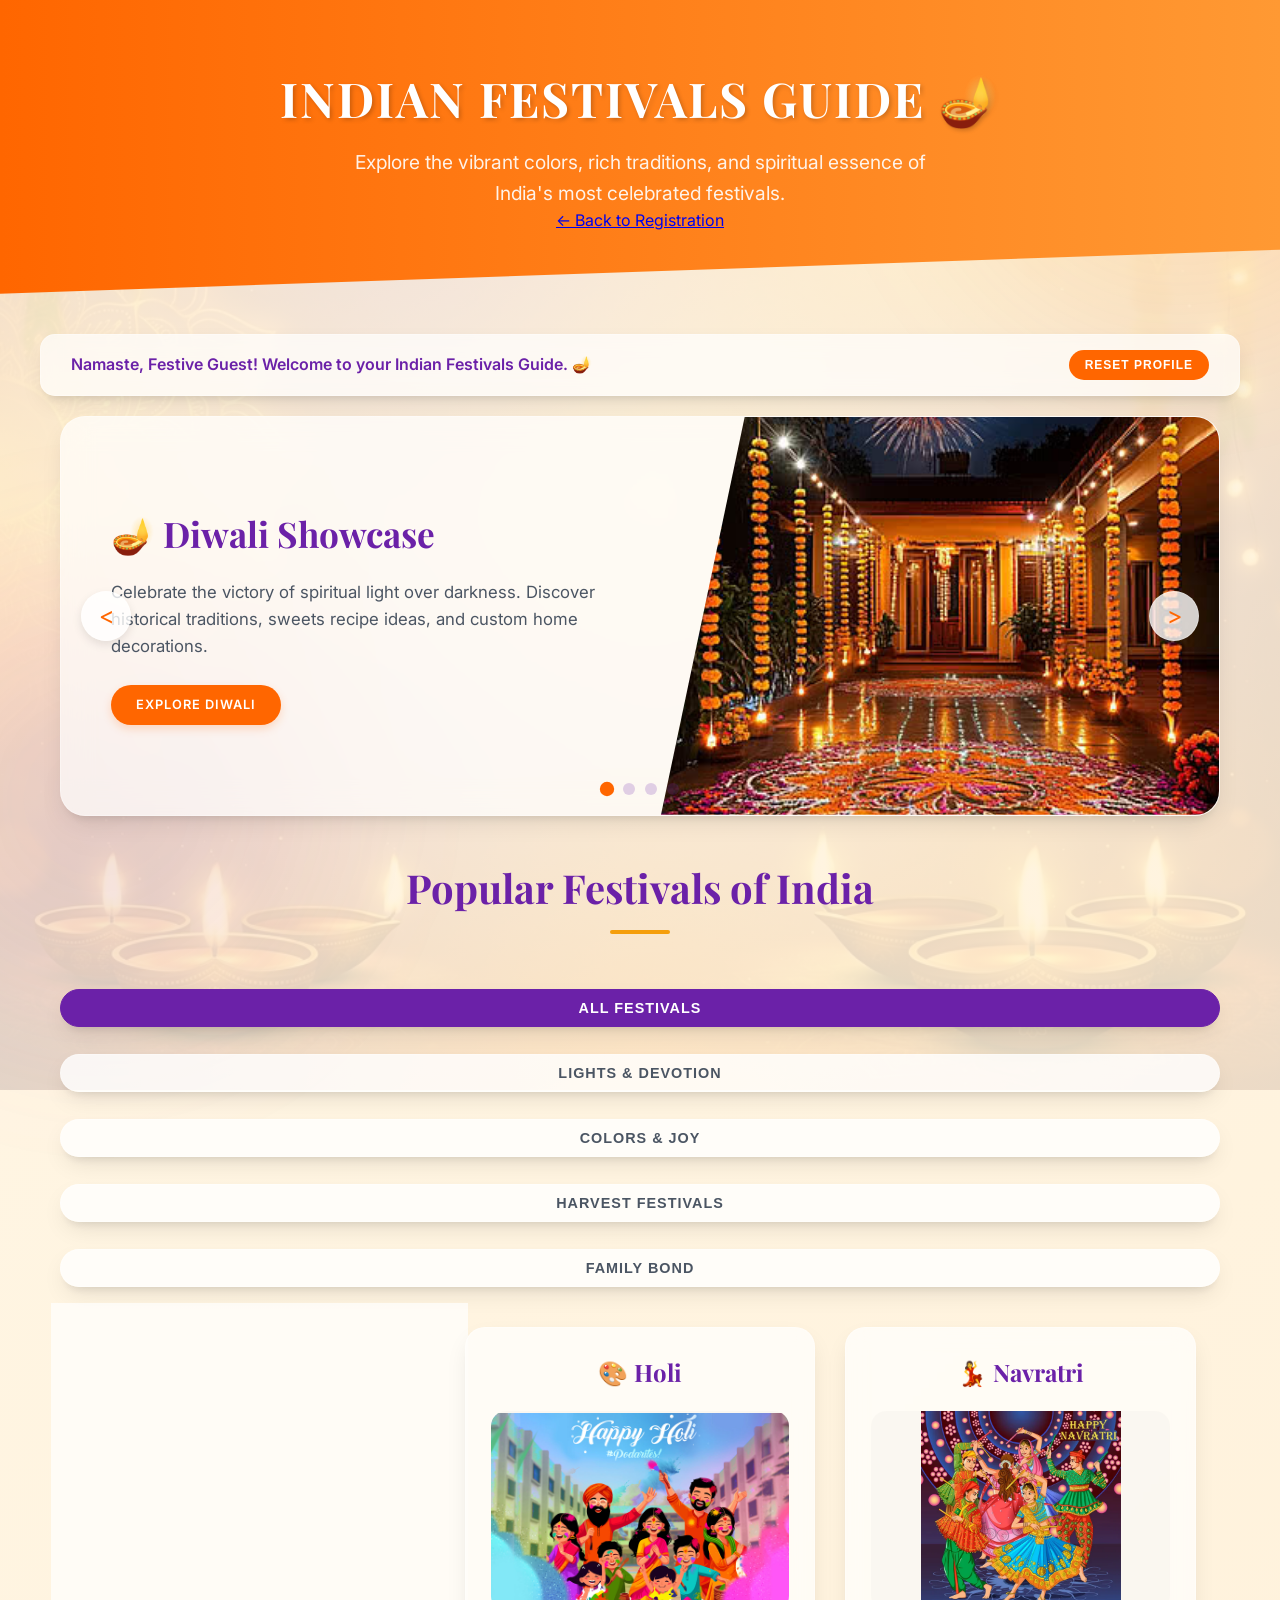
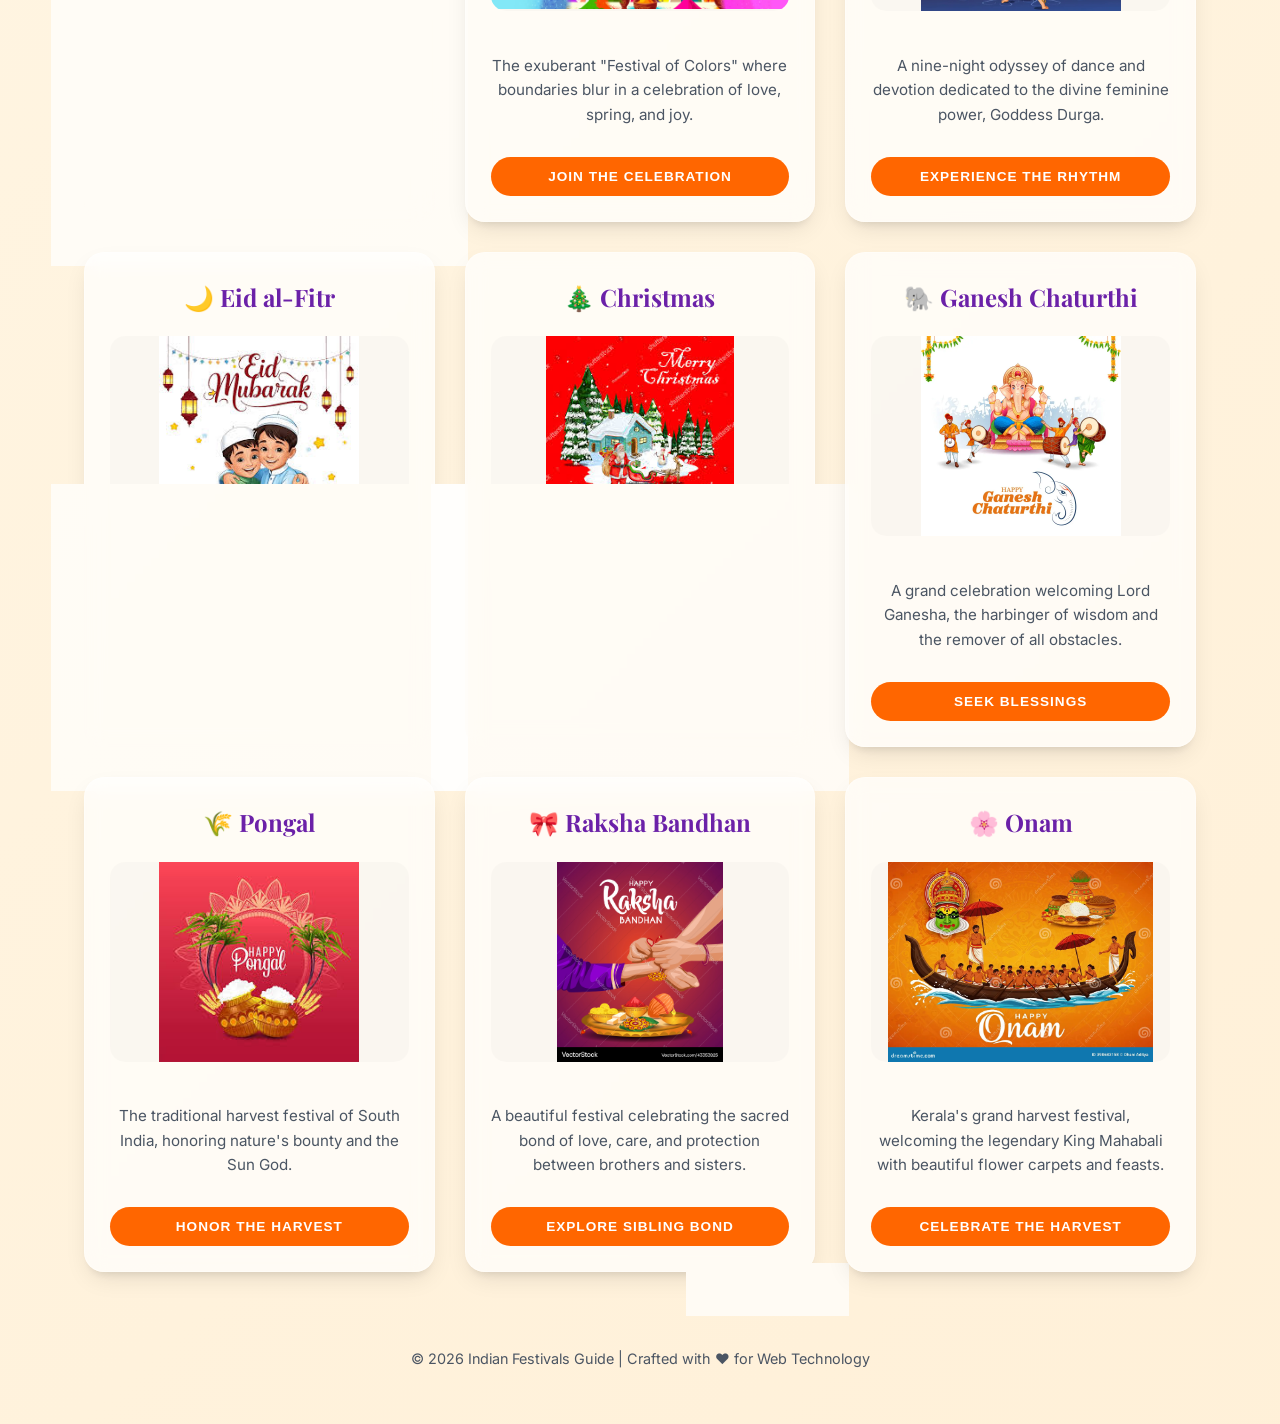
<file: src/main/webapp/INDEX.HTML>
<!DOCTYPE html>
<html lang="en">

<head>
    <meta charset="UTF-8">
    <meta name="viewport" content="width=device-width, initial-scale=1.0">
    <title>Indian Festivals Guide | Experience the Magic</title>
    <link rel="stylesheet" href="style.css">
</head>

<body>

    <header>
        <h1>Indian Festivals Guide 🪔</h1>
        <p>Explore the vibrant colors, rich traditions, and spiritual essence of India's most celebrated festivals.</p>
        <a href="registration.html" class="header-link">← Back to Registration</a>
    </header>

    <main>
        <div id="welcome-banner" class="welcome-banner">
            <span id="welcome-text">Namaste, Guest!</span>
            <button id="reset-profile-btn" class="btn">Reset Profile</button>
        </div>

        <section id="festival-slider-section" class="slider-section">
            <div class="slider-container">
                <div class="slider-wrapper">
                    <div class="slide active" data-slide-index="0">
                        <div class="slide-content">
                            <h2>🪔 Diwali Showcase</h2>
                            <p>Celebrate the victory of spiritual light over darkness. Discover historical traditions,
                                sweets recipe ideas, and custom home decorations.</p>
                            <a href="diwali.html" class="btn">Explore Diwali</a>
                        </div>
                        <div class="slide-image-container">
                            <img src="diwali.jpg" alt="Diwali Lights" class="slide-img">
                        </div>
                    </div>
                    <div class="slide" data-slide-index="1">
                        <div class="slide-content">
                            <h2>🎨 Holi Showcase</h2>
                            <p>Dive into the vibrant celebration of love and colors marking the arrival of spring. Learn
                                about traditions and local events.</p>
                            <a href="holi.html" class="btn">Explore Holi</a>
                        </div>
                        <div class="slide-image-container">
                            <img src="Holi.jpg" alt="Holi Colors" class="slide-img">
                        </div>
                    </div>
                    <div class="slide" data-slide-index="2">
                        <div class="slide-content">
                            <h2>💃 Navratri Showcase</h2>
                            <p>Immerse yourself in nine nights of high-energy Garba dancing, devotion, and prayers
                                dedicated to Goddess Durga.</p>
                            <a href="navratri.html" class="btn">Explore Navratri</a>
                        </div>
                        <div class="slide-image-container">
                            <img src="navaratri.jpg" alt="Navratri Garba" class="slide-img">
                        </div>
                    </div>
                    <div class="slide" data-slide-index="3">
                        <div class="slide-content">
                            <h2>🌸 Onam Showcase</h2>
                            <p>Experience Kerala's grand harvest festival featuring floral carpets, snake-boat races,
                                and the grand Sadhya feast.</p>
                            <a href="onam.html" class="btn">Explore Onam</a>
                        </div>
                        <div class="slide-image-container">
                            <img src="onam.webp" alt="Onam Pokalam" class="slide-img">
                        </div>
                    </div>
                </div>
                <div class="slider-arrow prev" id="slider-prev">&lt;</div>
                <div class="slider-arrow next" id="slider-next">&gt;</div>
                <div class="slider-dots" id="slider-dots">
                    <span class="slider-dot active" data-dot-index="0"></span>
                    <span class="slider-dot" data-dot-index="1"></span>
                    <span class="slider-dot" data-dot-index="2"></span>
                    <span class="slider-dot" data-dot-index="3"></span>
                </div>
            </div>
        </section>

        <h2 class="main-title">Popular Festivals of India</h2>

        <section class="filter-section">
            <div class="filter-tabs">
                <button class="filter-tab active" data-filter="all">All Festivals</button>
                <button class="filter-tab" data-filter="light">Lights & Devotion</button>
                <button class="filter-tab" data-filter="color">Colors & Joy</button>
                <button class="filter-tab" data-filter="harvest">Harvest Festivals</button>
                <button class="filter-tab" data-filter="family">Family Bond</button>
            </div>
        </section>

        <div class="container" id="festivals-container">

            <article class="card" data-category="light">
                <div>
                    <h2>🪔 Diwali</h2>
                    <img src="diwali.jpg" alt="Diwali Decorations">
                    <p>
                        The "Festival of Lights" celebrating the victory of light over darkness and knowledge over
                        ignorance.
                    </p>
                </div>
                <a href="diwali.html">
                    <button>Discover the Magic</button>
                </a>
            </article>

            <article class="card" data-category="color">
                <div>
                    <h2>🎨 Holi</h2>
                    <img src="Holi.jpg" alt="People playing with colors">
                    <p>
                        The exuberant "Festival of Colors" where boundaries blur in a celebration of love, spring, and
                        joy.
                    </p>
                </div>
                <a href="holi.html">
                    <button>Join the Celebration</button>
                </a>
            </article>
            <article class="card" data-category="light">
                <div>
                    <h2>💃 Navratri</h2>
                    <img src="navaratri.jpg" alt="Garba Dance">
                    <p>
                        A nine-night odyssey of dance and devotion dedicated to the divine feminine power, Goddess
                        Durga.
                    </p>
                </div>
                <a href="navratri.html">
                    <button>Experience the Rhythm</button>
                </a>
            </article>
            <article class="card" data-category="light">
                <div>
                    <h2>🌙 Eid al-Fitr</h2>
                    <img src="eid.jfif" alt="Eid Prayers">
                    <p>
                        A beautiful conclusion to Ramadan, marked by prayers, heartfelt charity, and joyous community
                        feasts.
                    </p>
                </div>
                <a href="eid.html">
                    <button>Celebrate Together</button>
                </a>
            </article>
            <article class="card" data-category="light">
                <div>
                    <h2>🎄 Christmas</h2>
                    <img src="christmas.jfif" alt="Christmas Tree">
                    <p>
                        The universal season of joy, celebrating the birth of Jesus with carols, gifts, and glowing
                        lights.
                    </p>
                </div>
                <a href="christmas.html">
                    <button>Spread the Cheer</button>
                </a>
            </article>
            <article class="card" data-category="light">
                <div>
                    <h2>🐘 Ganesh Chaturthi</h2>
                    <img src="ganesh.webp" alt="Lord Ganesha Statue">
                    <p>
                        A grand celebration welcoming Lord Ganesha, the harbinger of wisdom and the remover of all
                        obstacles.
                    </p>
                </div>
                <a href="ganesh.html">
                    <button>Seek Blessings</button>
                </a>
            </article>
            <article class="card" data-category="harvest">
                <div>
                    <h2>🌾 Pongal</h2>
                    <img src="pongal.jfif" alt="Pongal Harvest Celebration">
                    <p>
                        The traditional harvest festival of South India, honoring nature's bounty and the Sun God.
                    </p>
                </div>
                <a href="pongal.html">
                    <button>Honor the Harvest</button>
                </a>
            </article>

            <article class="card" data-category="family">
                <div>
                    <h2>🎀 Raksha Bandhan</h2>
                    <img src="raksha bandhan.avif" alt="Raksha Bandhan Celebration">
                    <p>
                        A beautiful festival celebrating the sacred bond of love, care, and protection between brothers
                        and sisters.
                    </p>
                </div>
                <a href="rakshabandhan.html">
                    <button>Explore Sibling Bond</button>
                </a>
            </article>
            <article class="card" data-category="harvest">
                <div>
                    <h2>🌸 Onam</h2>
                    <img src="onam.webp" alt="Onam Floral Decoration">
                    <p>
                        Kerala's grand harvest festival, welcoming the legendary King Mahabali with beautiful flower
                        carpets and feasts.
                    </p>
                </div>
                <a href="onam.html">
                    <button>Celebrate the Harvest</button>
                </a>
            </article>

        </div>

    </main>

    <footer>
        <p>© 2026 Indian Festivals Guide | Crafted with ❤️ for Web Technology</p>
    </footer>

    <script src="script.js" defer></script>
</body>

</html>
</file>
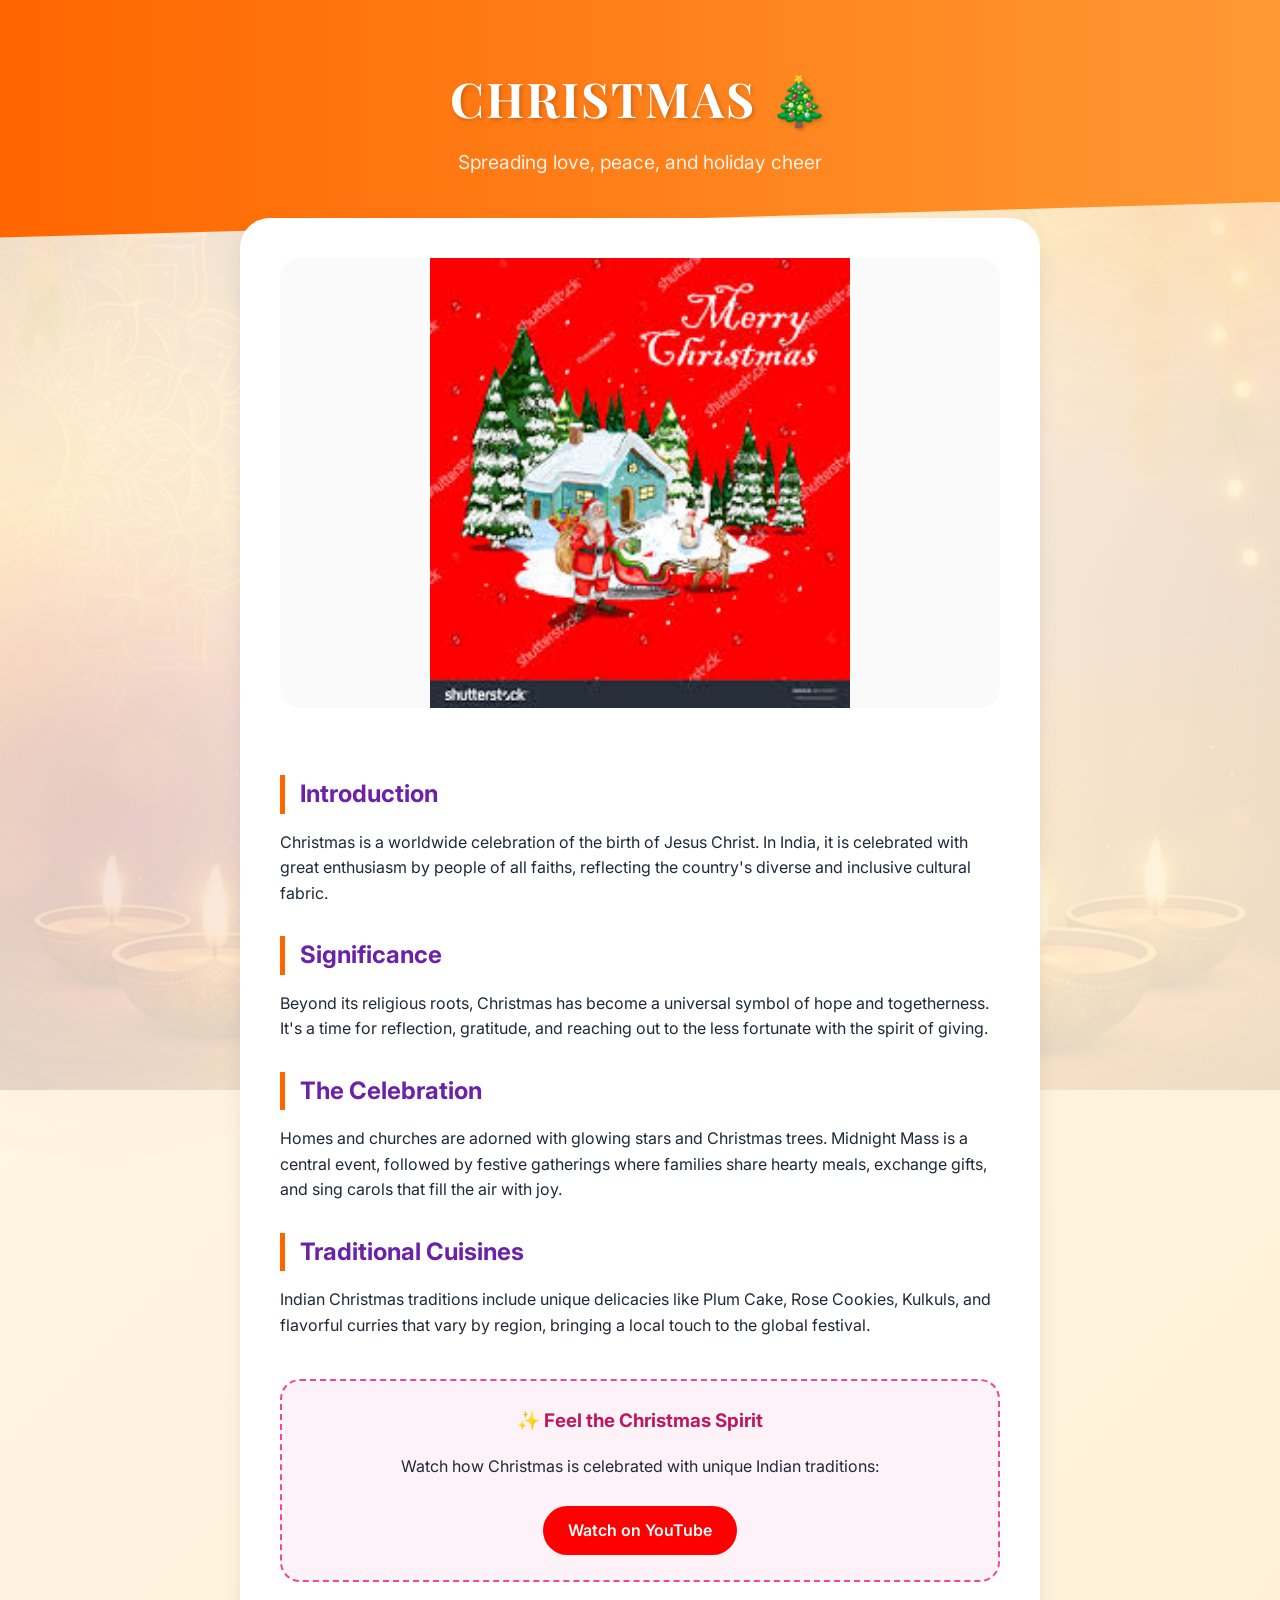
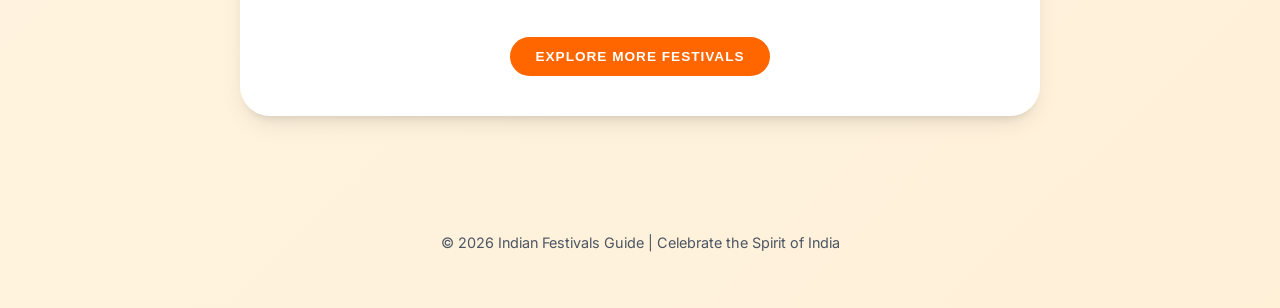
<file: src/main/webapp/christmas.html>
<!DOCTYPE html>
<html lang="en">
<head>
    <meta charset="UTF-8">
    <meta name="viewport" content="width=device-width, initial-scale=1.0">
    <title>Christmas | Season of Joy</title>
    <link rel="stylesheet" href="style.css">
</head>
<body>

<header>
    <h1>CHRISTMAS 🎄</h1>
    <p>Spreading love, peace, and holiday cheer</p>
</header>

<main class="festival-content">
    <img src="christmas.jfif" alt="Christmas Decorations" class="festival-hero-img">

    <section>
        <h2 class="section-title">Introduction</h2>
        <p>Christmas is a worldwide celebration of the birth of Jesus Christ. In India, it is celebrated with great enthusiasm by people of all faiths, reflecting the country's diverse and inclusive cultural fabric.</p>

        <h2 class="section-title">Significance</h2>
        <p>Beyond its religious roots, Christmas has become a universal symbol of hope and togetherness. It's a time for reflection, gratitude, and reaching out to the less fortunate with the spirit of giving.</p>

        <h2 class="section-title">The Celebration</h2>
        <p>Homes and churches are adorned with glowing stars and Christmas trees. Midnight Mass is a central event, followed by festive gatherings where families share hearty meals, exchange gifts, and sing carols that fill the air with joy.</p>

        <h2 class="section-title">Traditional Cuisines</h2>
        <p>Indian Christmas traditions include unique delicacies like Plum Cake, Rose Cookies, Kulkuls, and flavorful curries that vary by region, bringing a local touch to the global festival.</p>
    </section>

    <div class="video-section">
        <h3>✨ Feel the Christmas Spirit</h3>
        <p>Watch how Christmas is celebrated with unique Indian traditions:</p>
        <a href="https://www.youtube.com/watch?v=K3HwR4l0KSc" target="_blank" class="yt-link">
             Watch on YouTube
        </a>
    </div>

    <div style="text-align: center; margin-top: 40px;">
        <a href="INDEX.HTML"><button style="width: auto;">Explore More Festivals</button></a>
    </div>
</main>

<footer>
    <p>© 2026 Indian Festivals Guide | Celebrate the Spirit of India</p>
</footer>

</body>
</html>
</file>
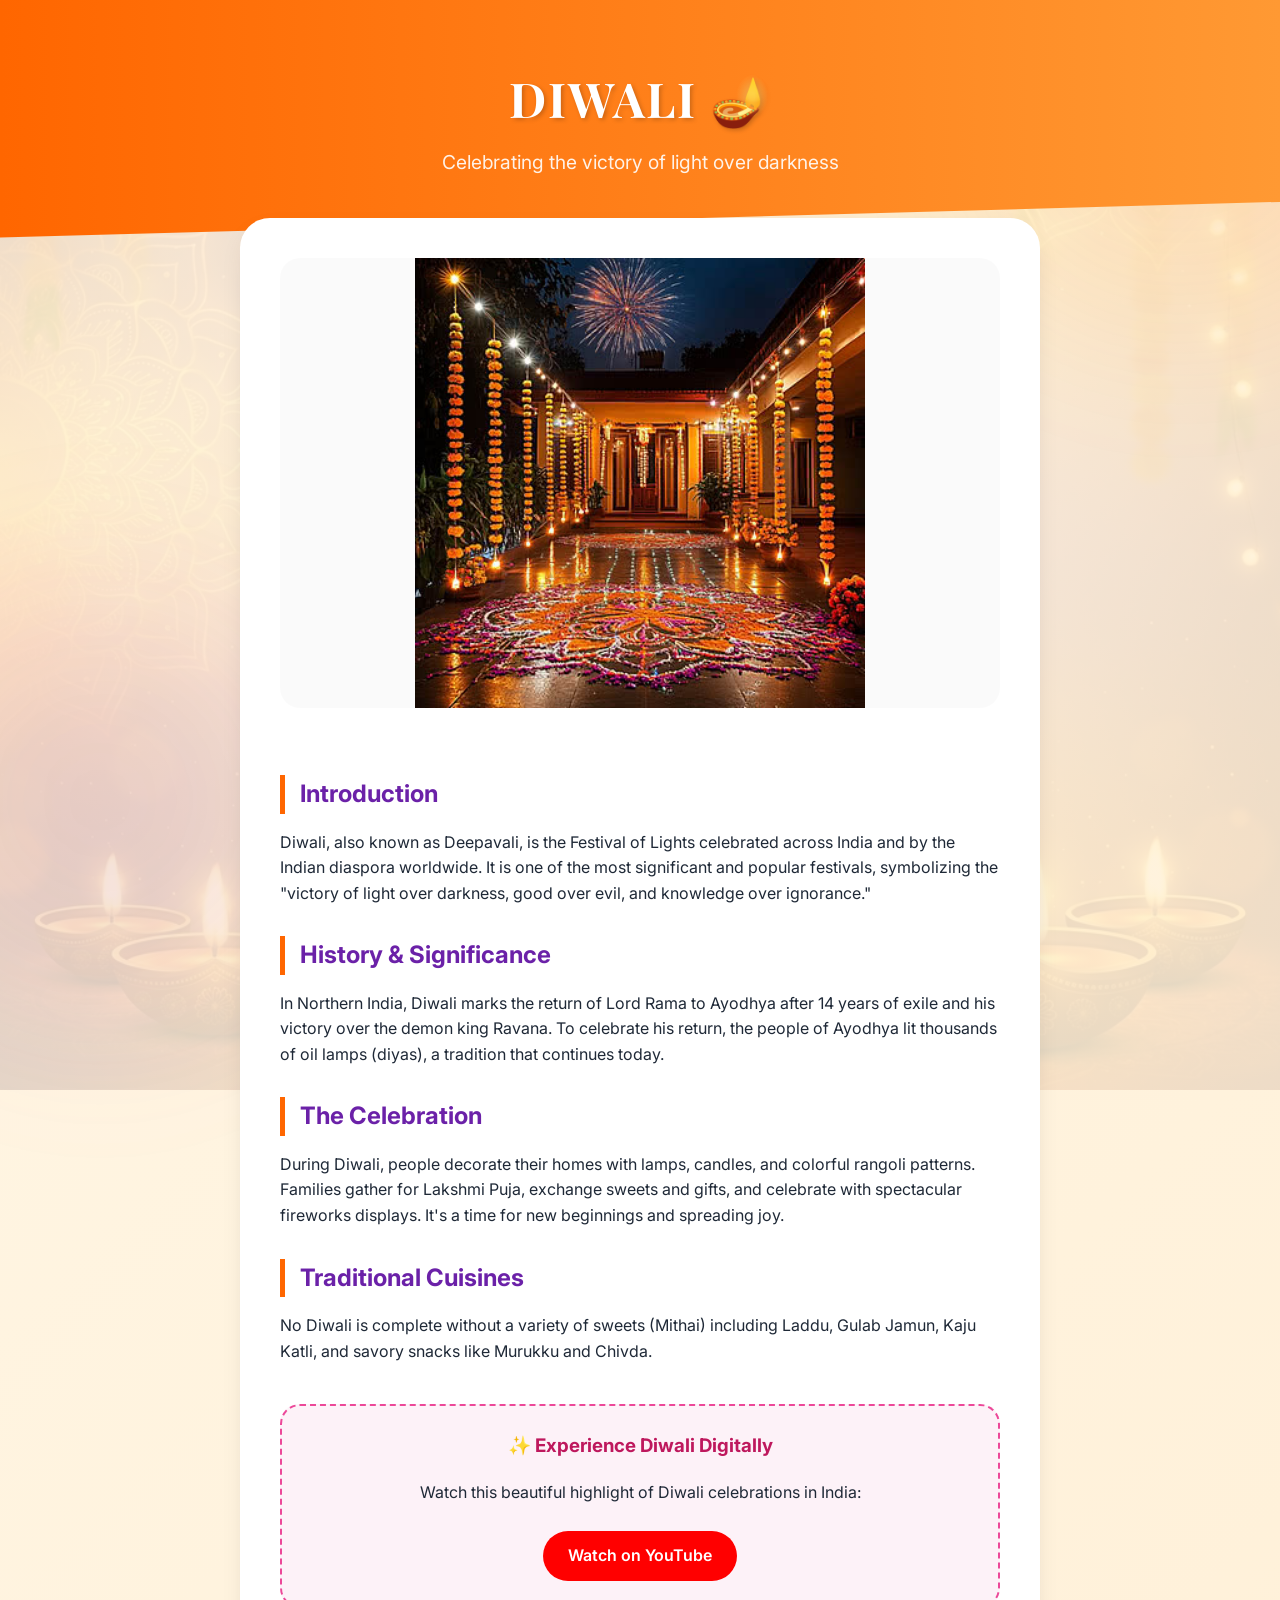
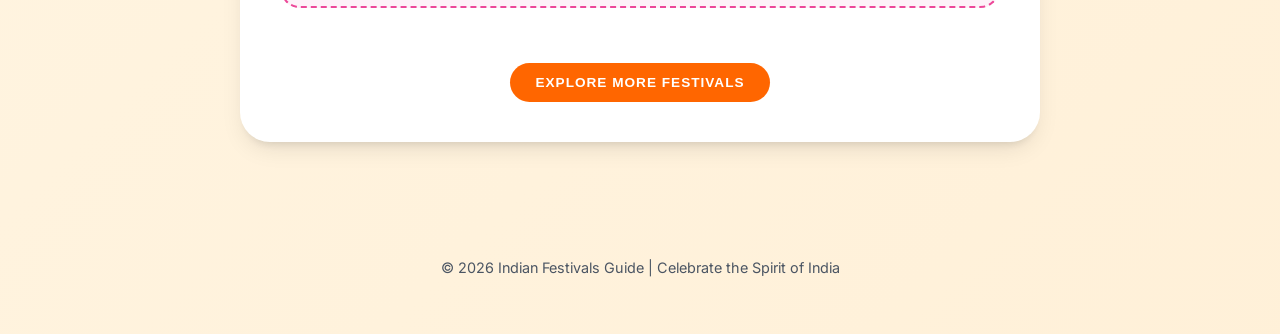
<file: src/main/webapp/diwali.html>
<!DOCTYPE html>
<html lang="en">
<head>
    <meta charset="UTF-8">
    <meta name="viewport" content="width=device-width, initial-scale=1.0">
    <title>Diwali | Festival of Lights</title>
    <link rel="stylesheet" href="style.css">
</head>
<body>

<header>
    <h1>DIWALI 🪔</h1>
    <p>Celebrating the victory of light over darkness</p>
</header>

<main class="festival-content">
    <img src="diwali.jpg" alt="Diwali Lights" class="festival-hero-img">

    <section>
        <h2 class="section-title">Introduction</h2>
        <p>Diwali, also known as Deepavali, is the Festival of Lights celebrated across India and by the Indian diaspora worldwide. It is one of the most significant and popular festivals, symbolizing the "victory of light over darkness, good over evil, and knowledge over ignorance."</p>

        <h2 class="section-title">History & Significance</h2>
        <p>In Northern India, Diwali marks the return of Lord Rama to Ayodhya after 14 years of exile and his victory over the demon king Ravana. To celebrate his return, the people of Ayodhya lit thousands of oil lamps (diyas), a tradition that continues today.</p>

        <h2 class="section-title">The Celebration</h2>
        <p>During Diwali, people decorate their homes with lamps, candles, and colorful rangoli patterns. Families gather for Lakshmi Puja, exchange sweets and gifts, and celebrate with spectacular fireworks displays. It's a time for new beginnings and spreading joy.</p>

        <h2 class="section-title">Traditional Cuisines</h2>
        <p>No Diwali is complete without a variety of sweets (Mithai) including Laddu, Gulab Jamun, Kaju Katli, and savory snacks like Murukku and Chivda.</p>
    </section>

    <div class="video-section">
        <h3>✨ Experience Diwali Digitally</h3>
        <p>Watch this beautiful highlight of Diwali celebrations in India:</p>
        <a href="https://www.youtube.com/watch?v=HrrW3rO51ak" target="_blank" class="yt-link">
             Watch on YouTube
        </a>
    </div>

    <div style="text-align: center; margin-top: 40px;">
        <a href="INDEX.HTML"><button style="width: auto;">Explore More Festivals</button></a>
    </div>
</main>

<footer>
    <p>© 2026 Indian Festivals Guide | Celebrate the Spirit of India</p>
</footer>

</body>
</html>
</file>
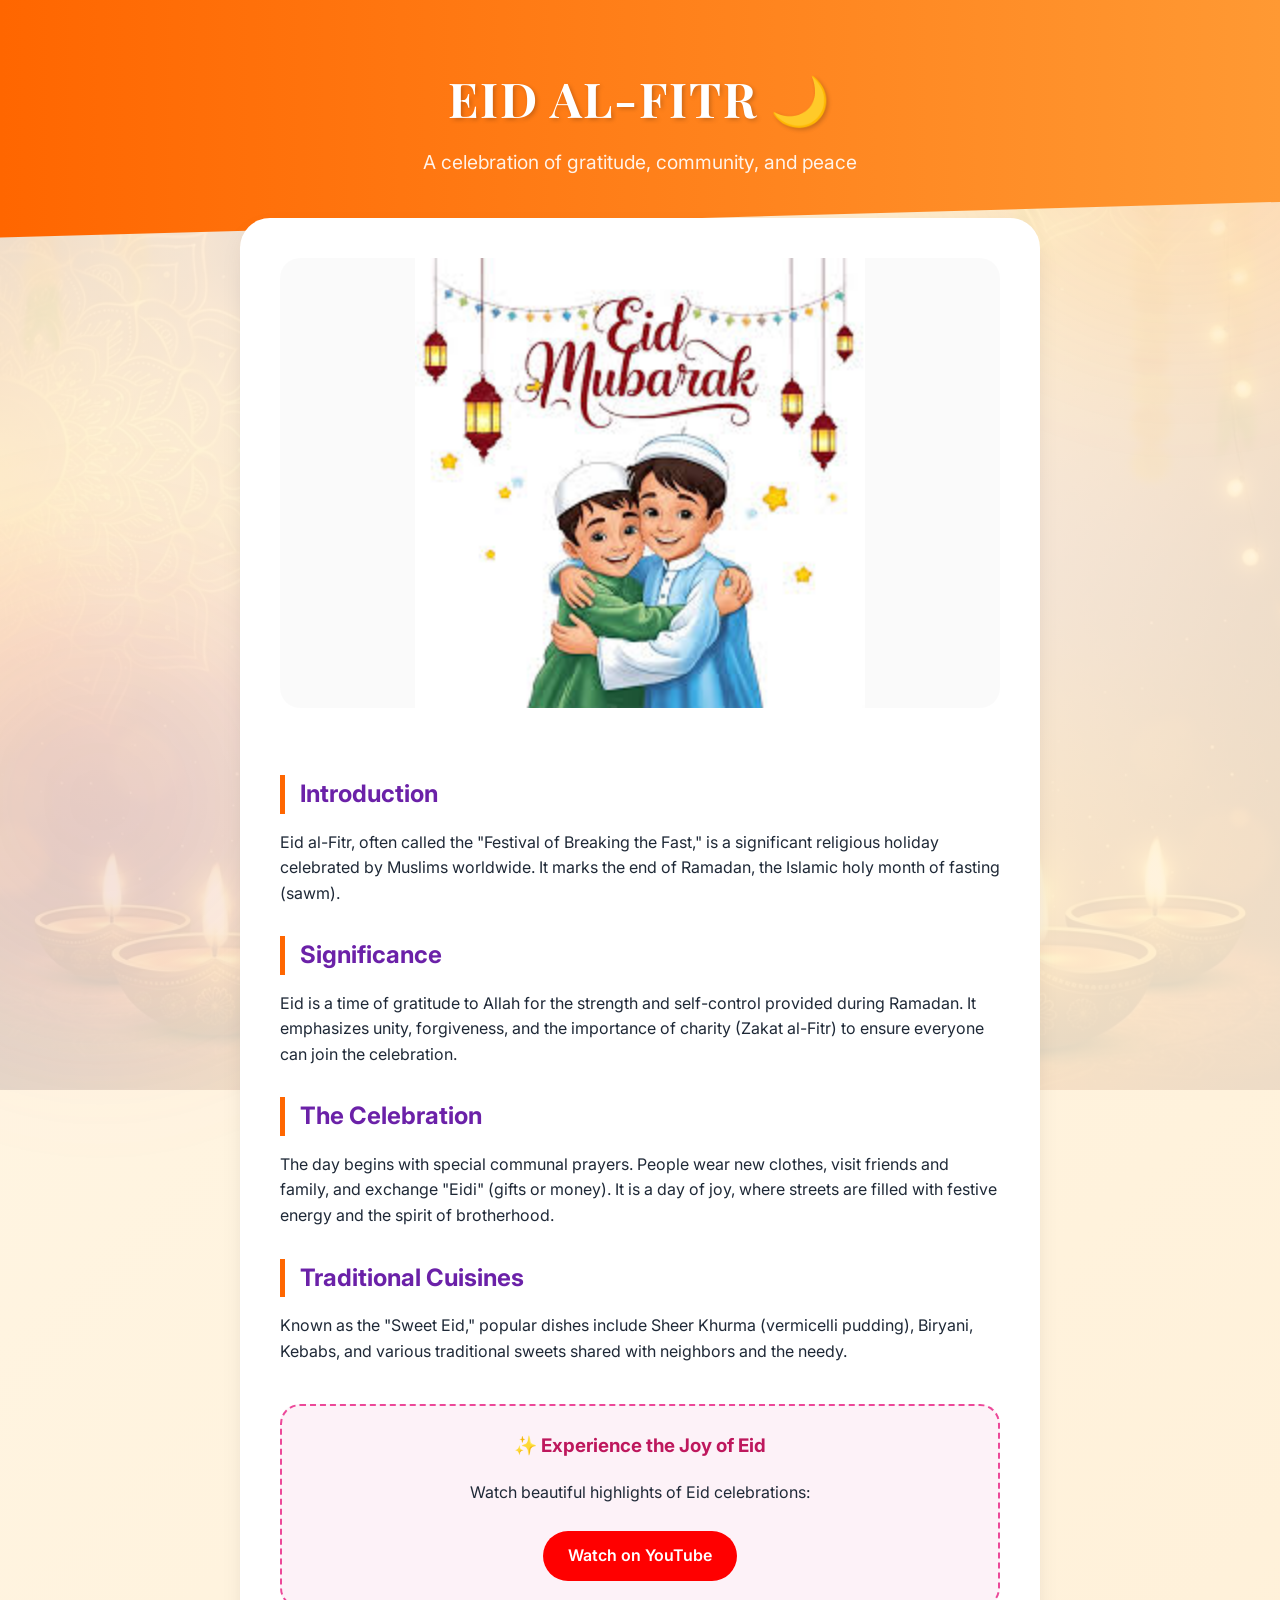
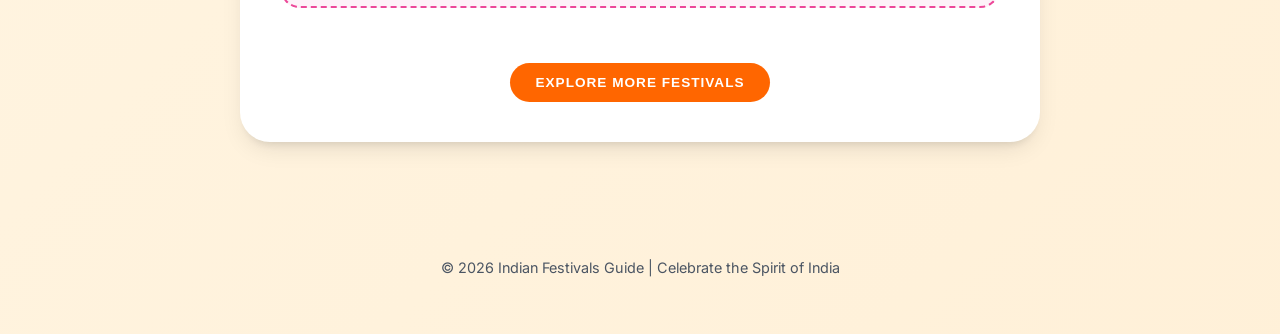
<file: src/main/webapp/eid.html>
<!DOCTYPE html>
<html lang="en">
<head>
    <meta charset="UTF-8">
    <meta name="viewport" content="width=device-width, initial-scale=1.0">
    <title>Eid al-Fitr | Festival of Breaking the Fast</title>
    <link rel="stylesheet" href="style.css">
</head>
<body>

<header>
    <h1>EID AL-FITR 🌙</h1>
    <p>A celebration of gratitude, community, and peace</p>
</header>

<main class="festival-content">
    <img src="eid.jfif" alt="Eid Celebrations" class="festival-hero-img">

    <section>
        <h2 class="section-title">Introduction</h2>
        <p>Eid al-Fitr, often called the "Festival of Breaking the Fast," is a significant religious holiday celebrated by Muslims worldwide. It marks the end of Ramadan, the Islamic holy month of fasting (sawm).</p>

        <h2 class="section-title">Significance</h2>
        <p>Eid is a time of gratitude to Allah for the strength and self-control provided during Ramadan. It emphasizes unity, forgiveness, and the importance of charity (Zakat al-Fitr) to ensure everyone can join the celebration.</p>

        <h2 class="section-title">The Celebration</h2>
        <p>The day begins with special communal prayers. People wear new clothes, visit friends and family, and exchange "Eidi" (gifts or money). It is a day of joy, where streets are filled with festive energy and the spirit of brotherhood.</p>

        <h2 class="section-title">Traditional Cuisines</h2>
        <p>Known as the "Sweet Eid," popular dishes include Sheer Khurma (vermicelli pudding), Biryani, Kebabs, and various traditional sweets shared with neighbors and the needy.</p>
    </section>

    <div class="video-section">
        <h3>✨ Experience the Joy of Eid</h3>
        <p>Watch beautiful highlights of Eid celebrations:</p>
        <a href="https://www.youtube.com/watch?v=aG0K90Jm-Uo" target="_blank" class="yt-link">
             Watch on YouTube
        </a>
    </div>

    <div style="text-align: center; margin-top: 40px;">
        <a href="INDEX.HTML"><button style="width: auto;">Explore More Festivals</button></a>
    </div>
</main>

<footer>
    <p>© 2026 Indian Festivals Guide | Celebrate the Spirit of India</p>
</footer>

</body>
</html>
</file>
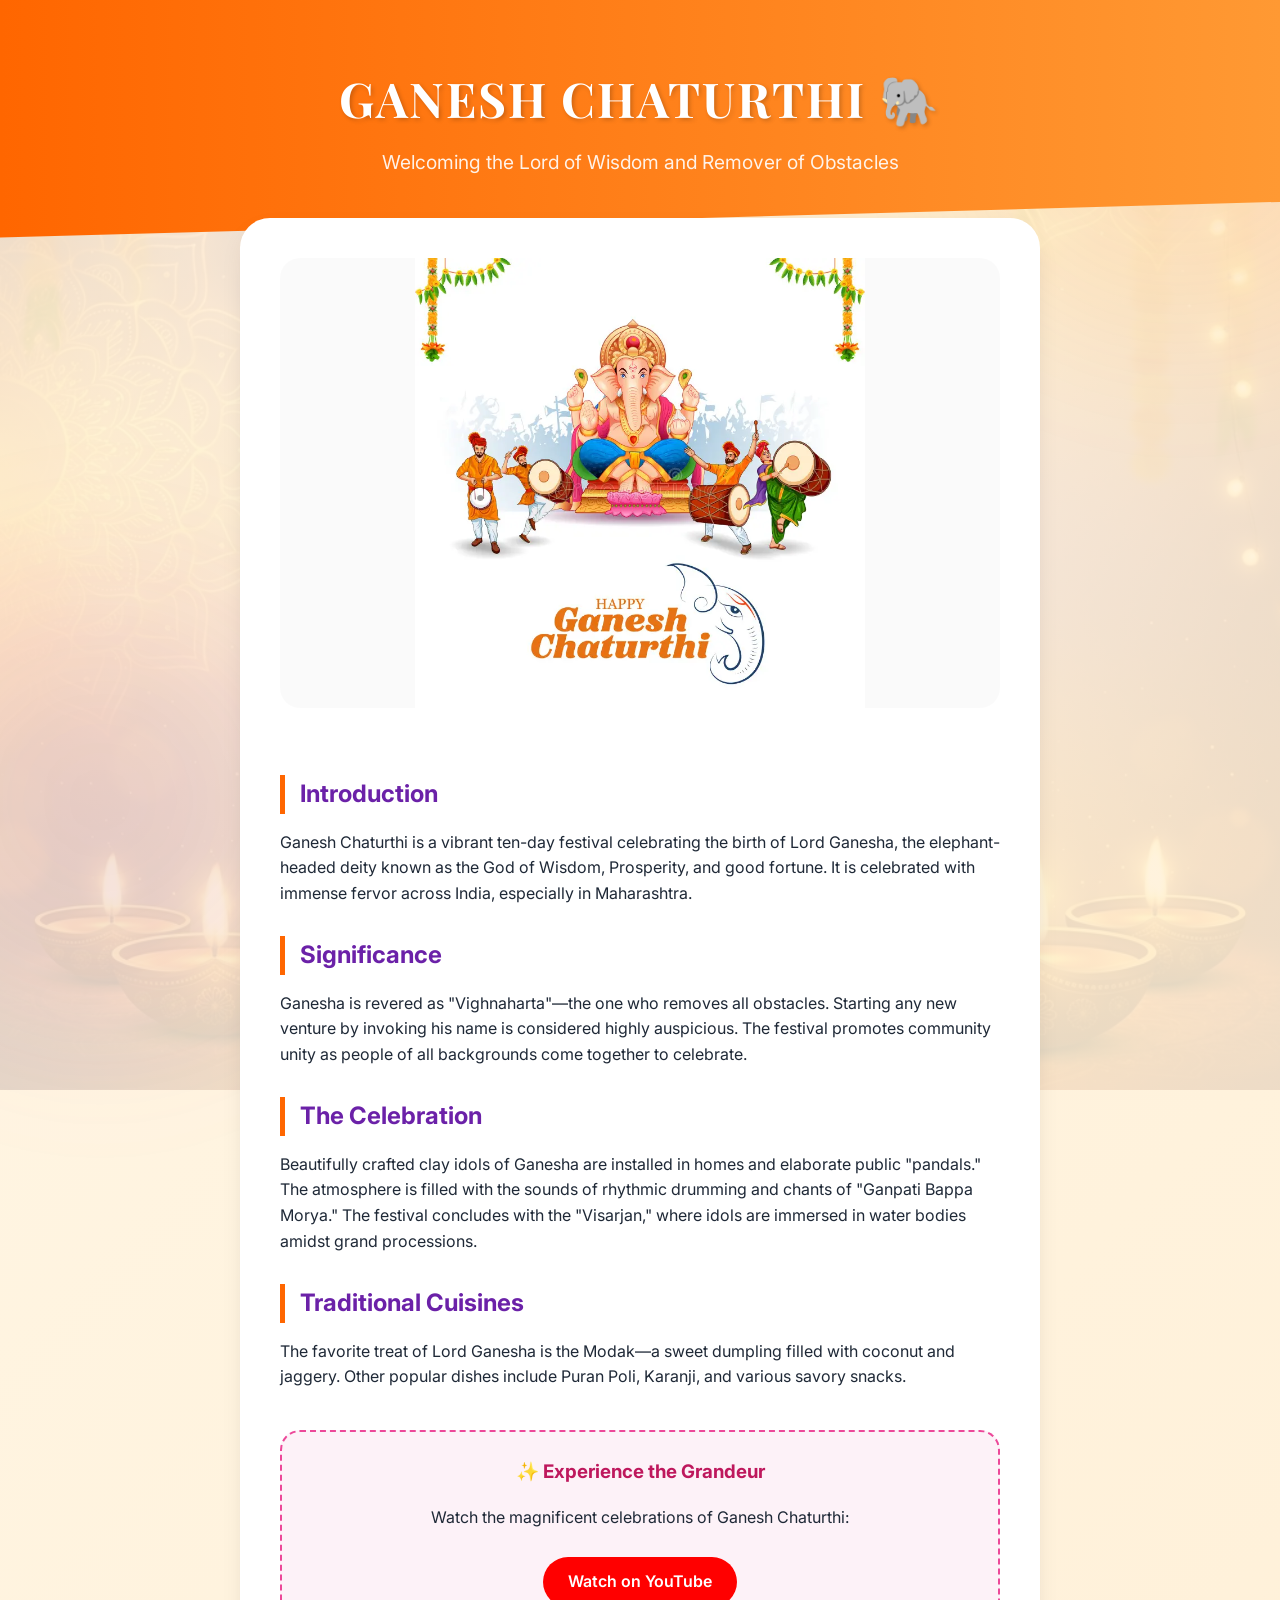
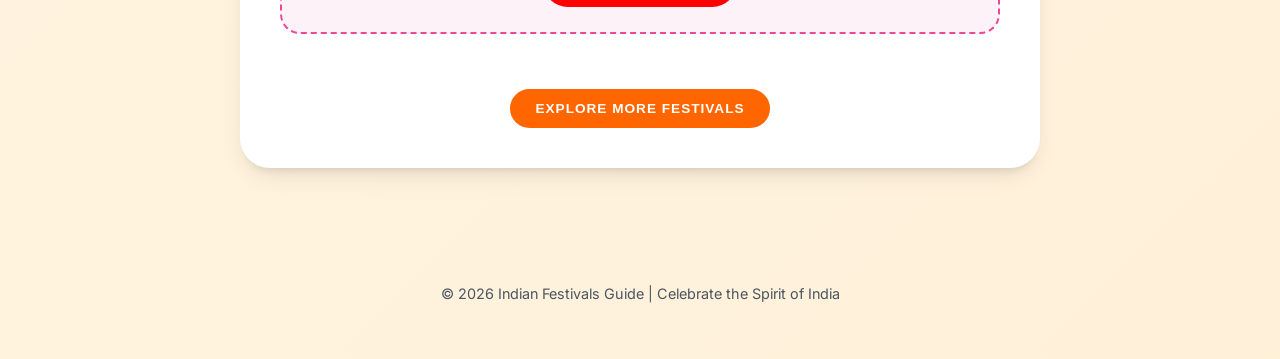
<file: src/main/webapp/ganesh.html>
<!DOCTYPE html>
<html lang="en">
<head>
    <meta charset="UTF-8">
    <meta name="viewport" content="width=device-width, initial-scale=1.0">
    <title>Ganesh Chaturthi | Wisdom and New Beginnings</title>
    <link rel="stylesheet" href="style.css">
</head>
<body>

<header>
    <h1>GANESH CHATURTHI 🐘</h1>
    <p>Welcoming the Lord of Wisdom and Remover of Obstacles</p>
</header>

<main class="festival-content">
    <img src="ganesh.webp" alt="Ganesh Idol" class="festival-hero-img">

    <section>
        <h2 class="section-title">Introduction</h2>
        <p>Ganesh Chaturthi is a vibrant ten-day festival celebrating the birth of Lord Ganesha, the elephant-headed deity known as the God of Wisdom, Prosperity, and good fortune. It is celebrated with immense fervor across India, especially in Maharashtra.</p>

        <h2 class="section-title">Significance</h2>
        <p>Ganesha is revered as "Vighnaharta"—the one who removes all obstacles. Starting any new venture by invoking his name is considered highly auspicious. The festival promotes community unity as people of all backgrounds come together to celebrate.</p>

        <h2 class="section-title">The Celebration</h2>
        <p>Beautifully crafted clay idols of Ganesha are installed in homes and elaborate public "pandals." The atmosphere is filled with the sounds of rhythmic drumming and chants of "Ganpati Bappa Morya." The festival concludes with the "Visarjan," where idols are immersed in water bodies amidst grand processions.</p>

        <h2 class="section-title">Traditional Cuisines</h2>
        <p>The favorite treat of Lord Ganesha is the Modak—a sweet dumpling filled with coconut and jaggery. Other popular dishes include Puran Poli, Karanji, and various savory snacks.</p>
    </section>

    <div class="video-section">
        <h3>✨ Experience the Grandeur</h3>
        <p>Watch the magnificent celebrations of Ganesh Chaturthi:</p>
        <a href="https://www.youtube.com/watch?v=4C2wQ032n-w" target="_blank" class="yt-link">
             Watch on YouTube
        </a>
    </div>

    <div style="text-align: center; margin-top: 40px;">
        <a href="INDEX.HTML"><button style="width: auto;">Explore More Festivals</button></a>
    </div>
</main>

<footer>
    <p>© 2026 Indian Festivals Guide | Celebrate the Spirit of India</p>
</footer>

</body>
</html>
</file>
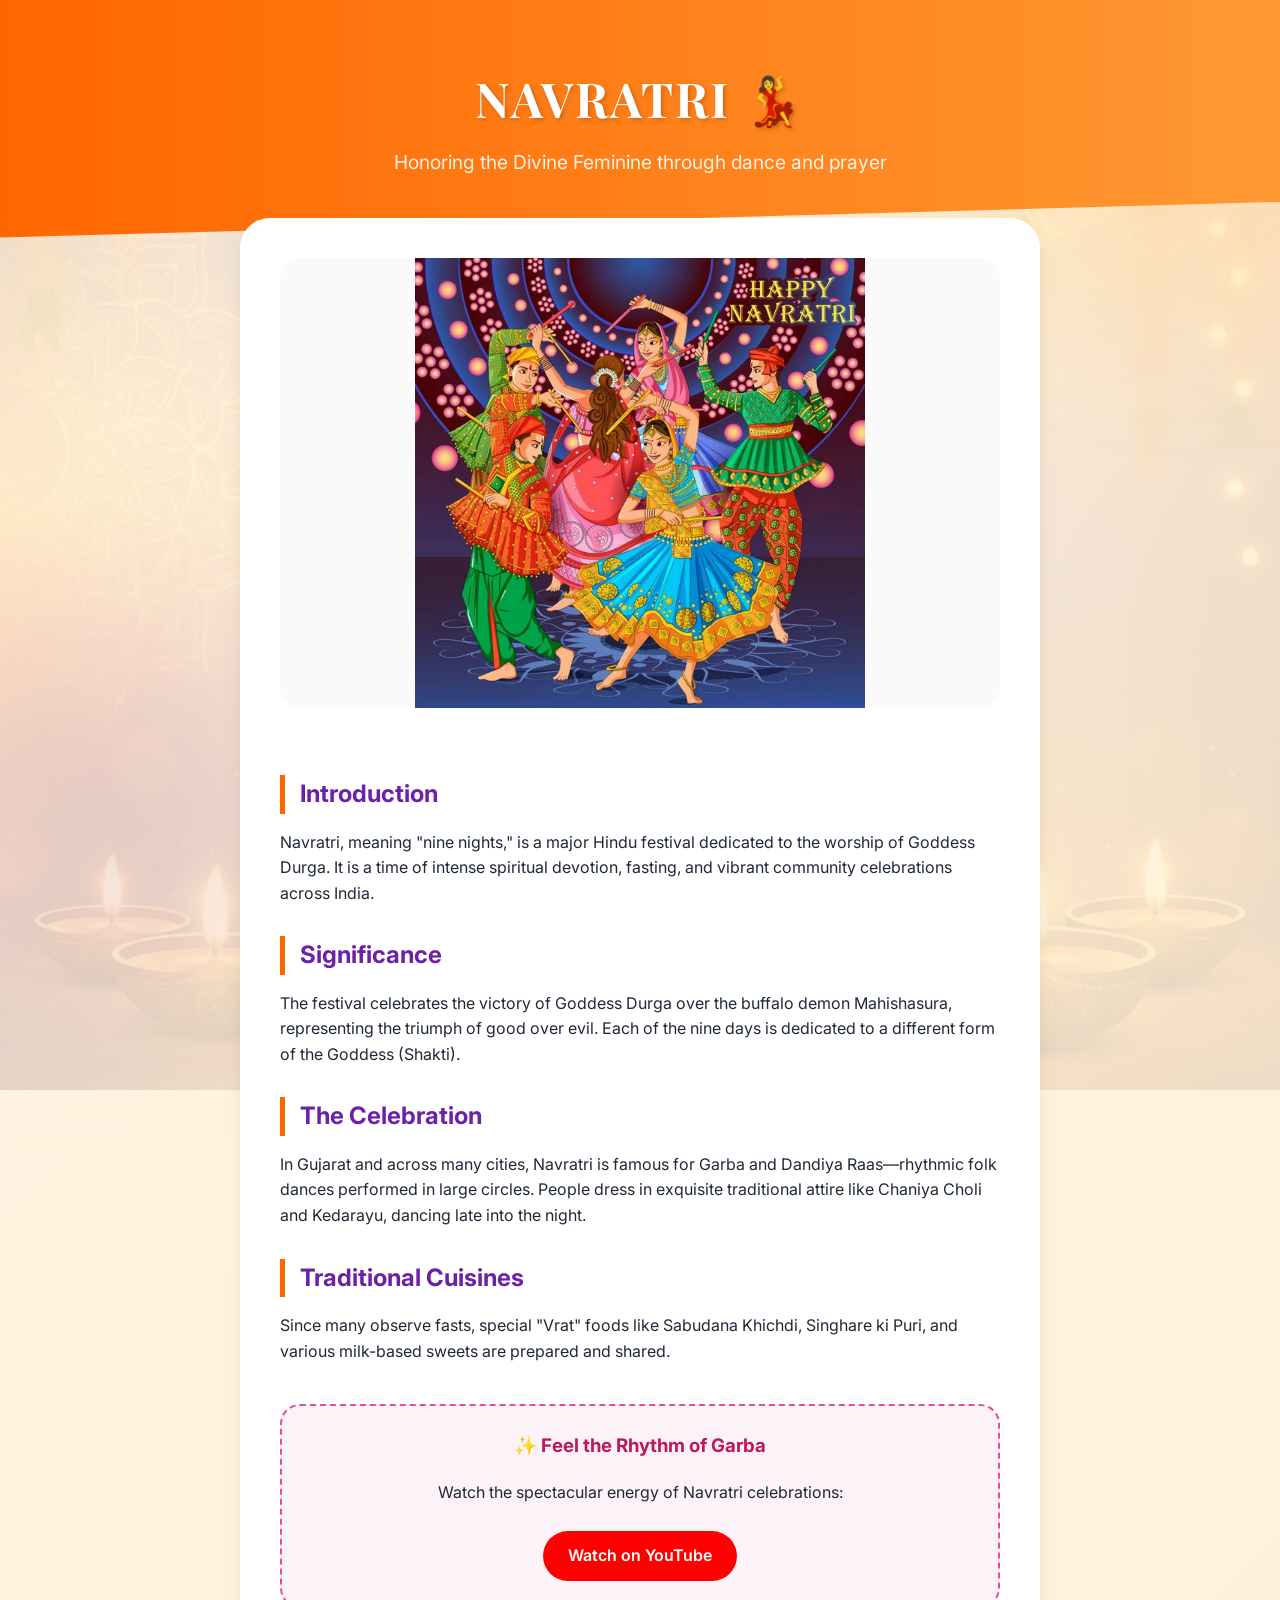
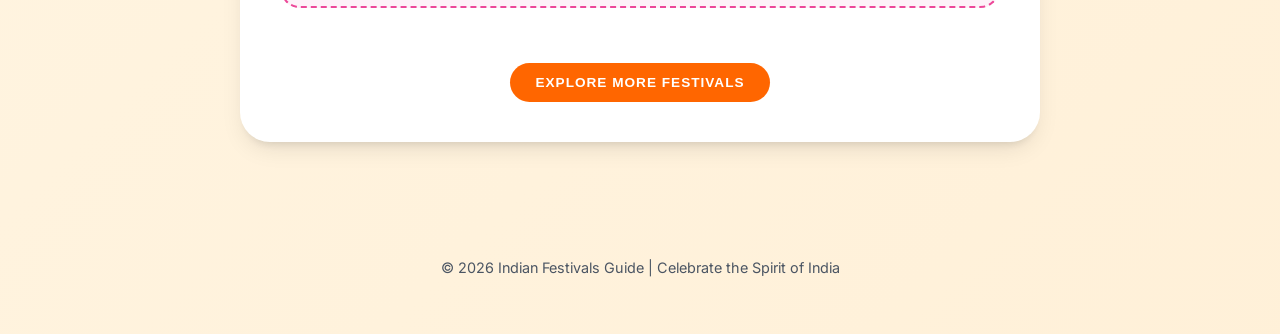
<file: src/main/webapp/navratri.html>
<!DOCTYPE html>
<html lang="en">
<head>
    <meta charset="UTF-8">
    <meta name="viewport" content="width=device-width, initial-scale=1.0">
    <title>Navratri | Nine Nights of Devotion</title>
    <link rel="stylesheet" href="style.css">
</head>
<body>

<header>
    <h1>NAVRATRI 💃</h1>
    <p>Honoring the Divine Feminine through dance and prayer</p>
</header>

<main class="festival-content">
    <img src="navaratri.jpg" alt="Navratri Celebrations" class="festival-hero-img">

    <section>
        <h2 class="section-title">Introduction</h2>
        <p>Navratri, meaning "nine nights," is a major Hindu festival dedicated to the worship of Goddess Durga. It is a time of intense spiritual devotion, fasting, and vibrant community celebrations across India.</p>

        <h2 class="section-title">Significance</h2>
        <p>The festival celebrates the victory of Goddess Durga over the buffalo demon Mahishasura, representing the triumph of good over evil. Each of the nine days is dedicated to a different form of the Goddess (Shakti).</p>

        <h2 class="section-title">The Celebration</h2>
        <p>In Gujarat and across many cities, Navratri is famous for Garba and Dandiya Raas—rhythmic folk dances performed in large circles. People dress in exquisite traditional attire like Chaniya Choli and Kedarayu, dancing late into the night.</p>

        <h2 class="section-title">Traditional Cuisines</h2>
        <p>Since many observe fasts, special "Vrat" foods like Sabudana Khichdi, Singhare ki Puri, and various milk-based sweets are prepared and shared.</p>
    </section>

    <div class="video-section">
        <h3>✨ Feel the Rhythm of Garba</h3>
        <p>Watch the spectacular energy of Navratri celebrations:</p>
        <a href="https://www.youtube.com/watch?v=vMv8oX0X_2A" target="_blank" class="yt-link">
             Watch on YouTube
        </a>
    </div>

    <div style="text-align: center; margin-top: 40px;">
        <a href="INDEX.HTML"><button style="width: auto;">Explore More Festivals</button></a>
    </div>
</main>

<footer>
    <p>© 2026 Indian Festivals Guide | Celebrate the Spirit of India</p>
</footer>

</body>
</html>
</file>
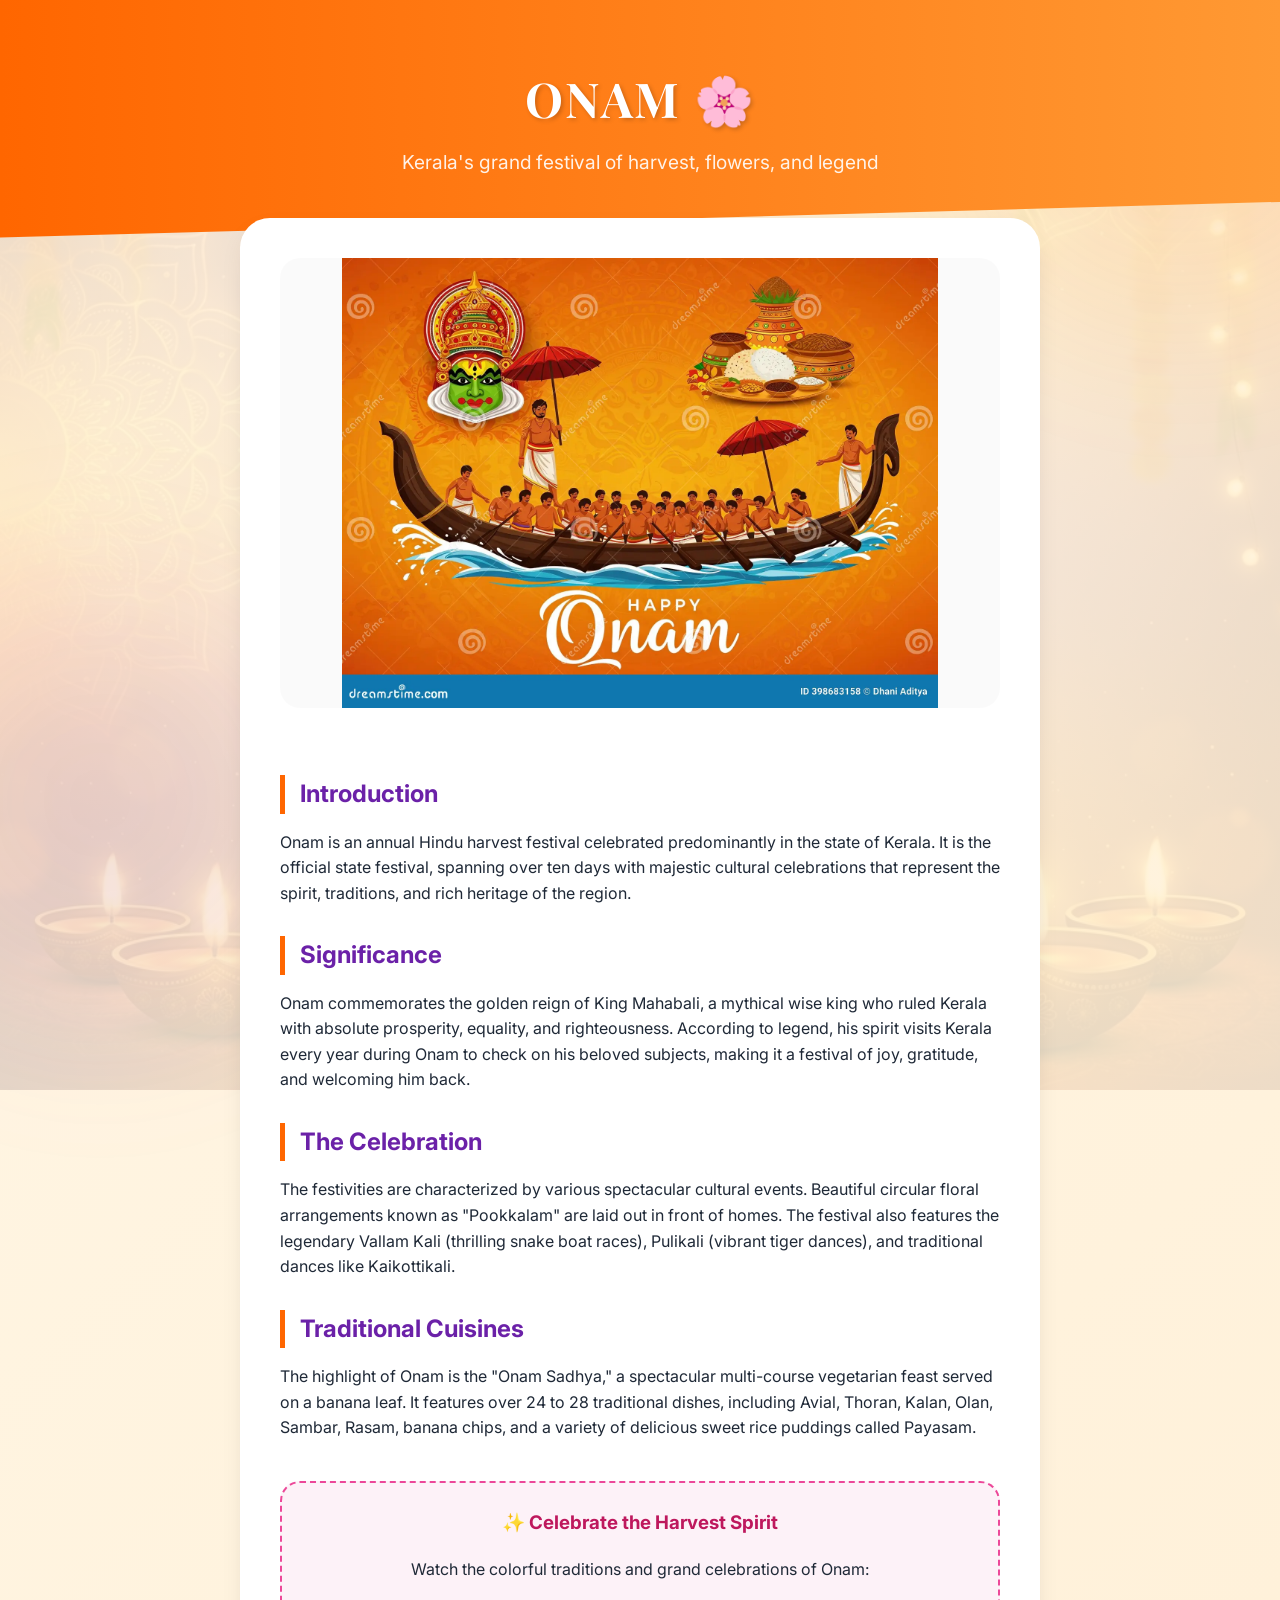
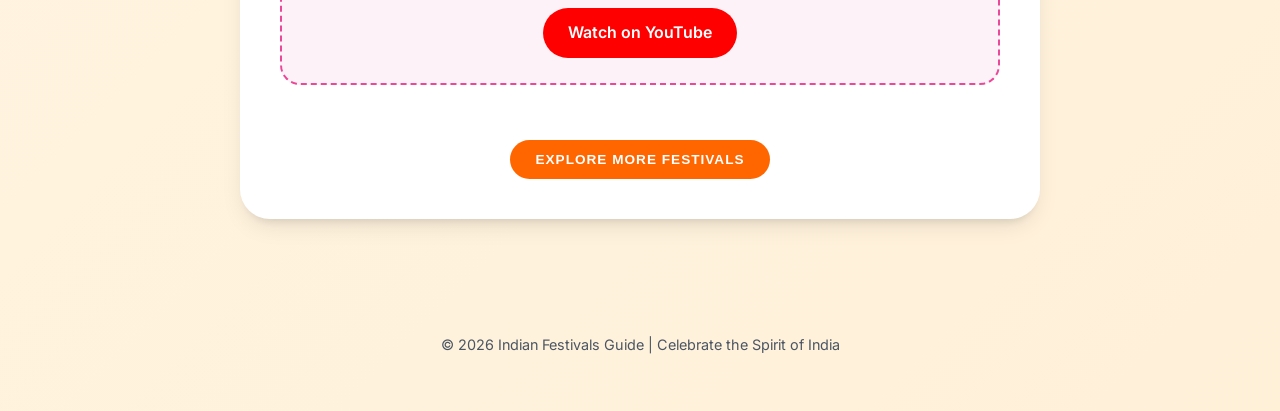
<file: src/main/webapp/onam.html>
<!DOCTYPE html>
<html lang="en">
<head>
    <meta charset="UTF-8">
    <meta name="viewport" content="width=device-width, initial-scale=1.0">
    <title>Onam | The Harvest Festival of Kerala</title>
    <link rel="stylesheet" href="style.css">
</head>
<body>

<header>
    <h1>ONAM 🌸</h1>
    <p>Kerala's grand festival of harvest, flowers, and legend</p>
</header>

<main class="festival-content">
    <img src="onam.webp" alt="Onam Celebrations" class="festival-hero-img">

    <section>
        <h2 class="section-title">Introduction</h2>
        <p>Onam is an annual Hindu harvest festival celebrated predominantly in the state of Kerala. It is the official state festival, spanning over ten days with majestic cultural celebrations that represent the spirit, traditions, and rich heritage of the region.</p>

        <h2 class="section-title">Significance</h2>
        <p>Onam commemorates the golden reign of King Mahabali, a mythical wise king who ruled Kerala with absolute prosperity, equality, and righteousness. According to legend, his spirit visits Kerala every year during Onam to check on his beloved subjects, making it a festival of joy, gratitude, and welcoming him back.</p>

        <h2 class="section-title">The Celebration</h2>
        <p>The festivities are characterized by various spectacular cultural events. Beautiful circular floral arrangements known as "Pookkalam" are laid out in front of homes. The festival also features the legendary Vallam Kali (thrilling snake boat races), Pulikali (vibrant tiger dances), and traditional dances like Kaikottikali.</p>

        <h2 class="section-title">Traditional Cuisines</h2>
        <p>The highlight of Onam is the "Onam Sadhya," a spectacular multi-course vegetarian feast served on a banana leaf. It features over 24 to 28 traditional dishes, including Avial, Thoran, Kalan, Olan, Sambar, Rasam, banana chips, and a variety of delicious sweet rice puddings called Payasam.</p>
    </section>

    <div class="video-section">
        <h3>✨ Celebrate the Harvest Spirit</h3>
        <p>Watch the colorful traditions and grand celebrations of Onam:</p>
        <a href="https://www.youtube.com/watch?v=D-w7_4_a7H0" target="_blank" class="yt-link">
             Watch on YouTube
        </a>
    </div>

    <div style="text-align: center; margin-top: 40px;">
        <a href="INDEX.HTML"><button style="width: auto;">Explore More Festivals</button></a>
    </div>
</main>

<footer>
    <p>© 2026 Indian Festivals Guide | Celebrate the Spirit of India</p>
</footer>

</body>
</html>
</file>
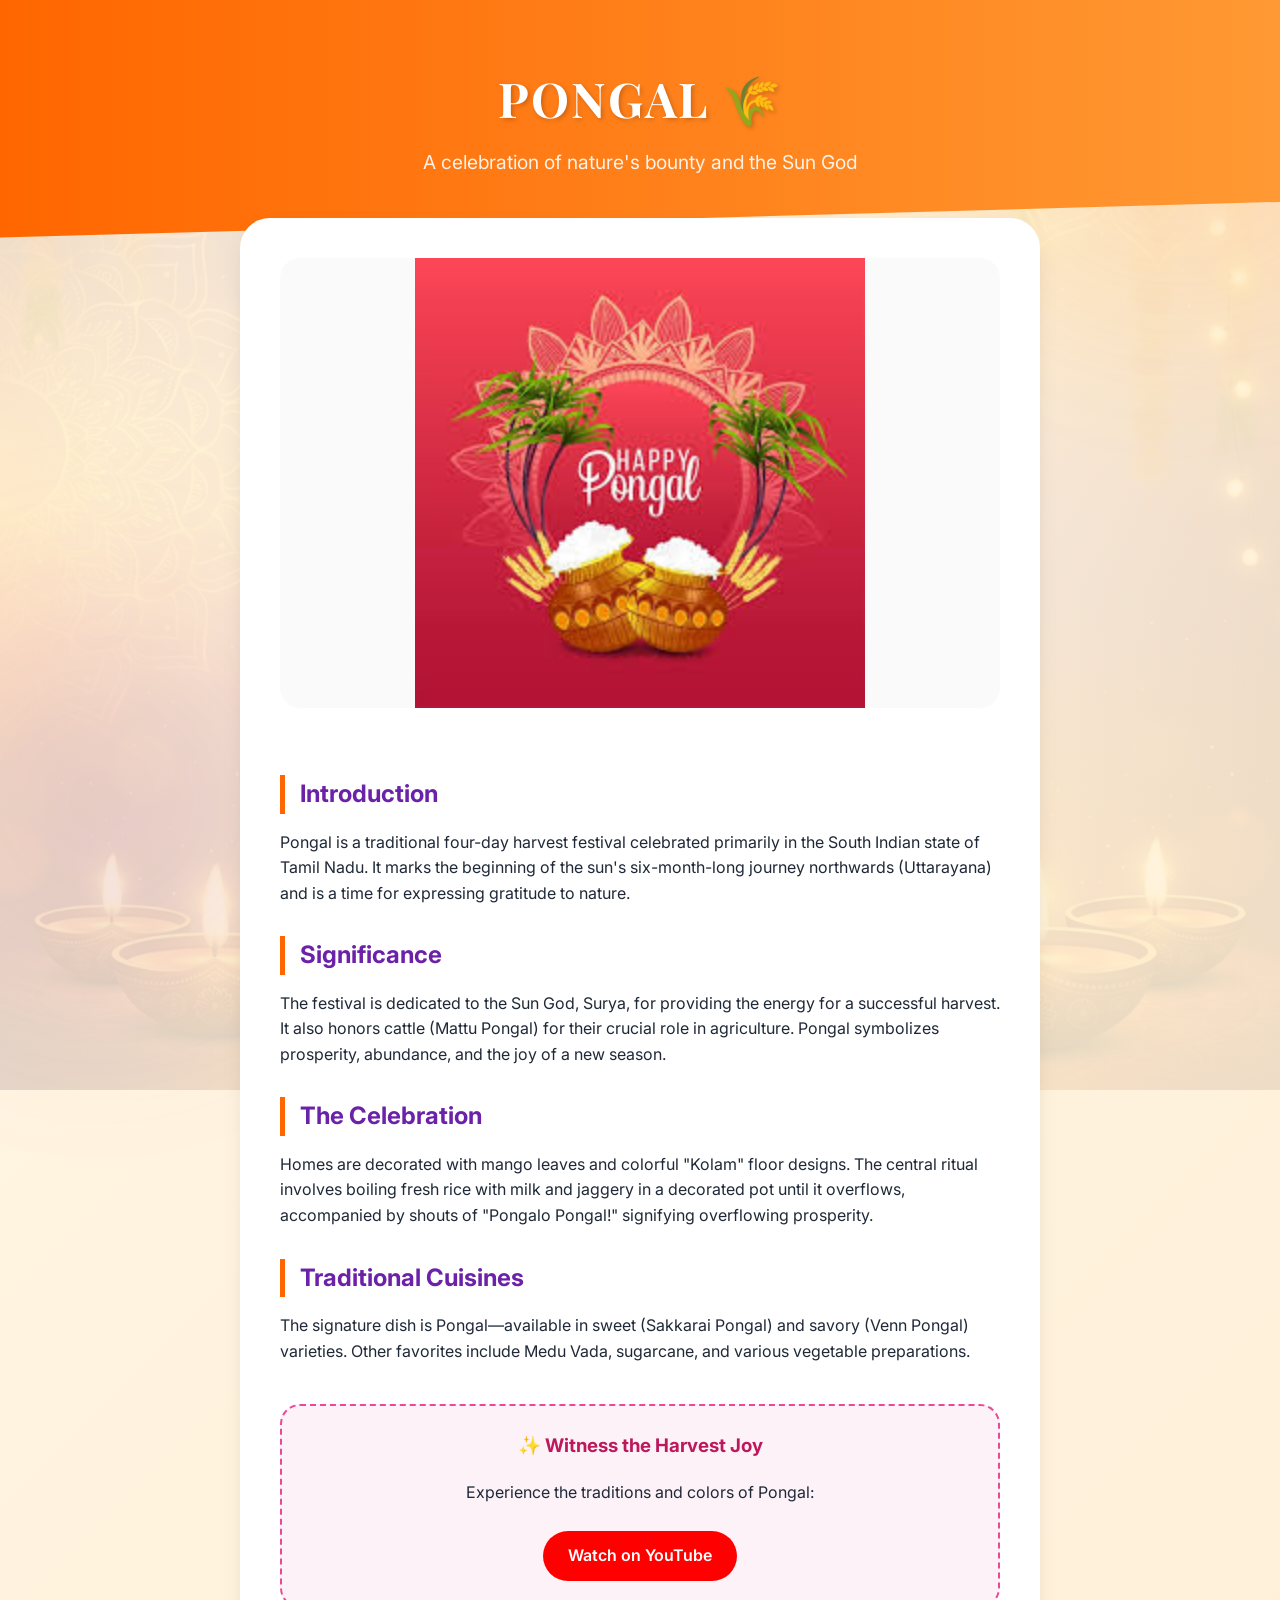
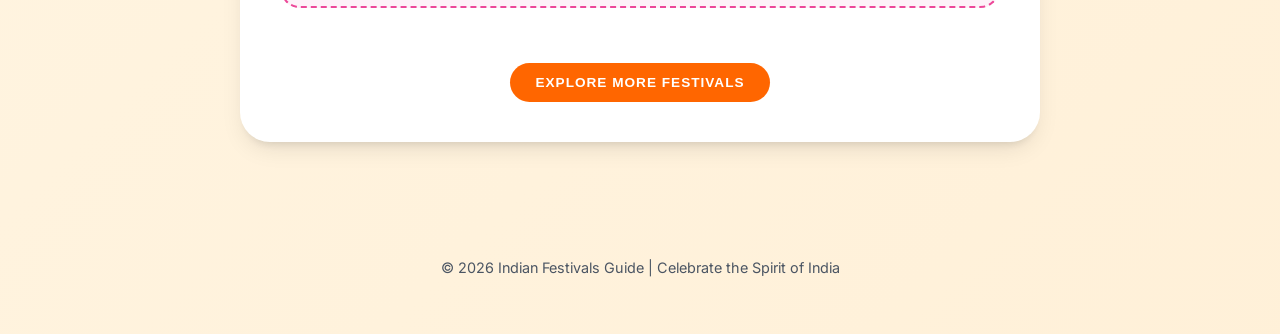
<file: src/main/webapp/pongal.html>
<!DOCTYPE html>
<html lang="en">
<head>
    <meta charset="UTF-8">
    <meta name="viewport" content="width=device-width, initial-scale=1.0">
    <title>Pongal | The Harvest Festival</title>
    <link rel="stylesheet" href="style.css">
</head>
<body>

<header>
    <h1>PONGAL 🌾</h1>
    <p>A celebration of nature's bounty and the Sun God</p>
</header>

<main class="festival-content">
    <img src="pongal.jfif" alt="Pongal Celebrations" class="festival-hero-img">

    <section>
        <h2 class="section-title">Introduction</h2>
        <p>Pongal is a traditional four-day harvest festival celebrated primarily in the South Indian state of Tamil Nadu. It marks the beginning of the sun's six-month-long journey northwards (Uttarayana) and is a time for expressing gratitude to nature.</p>

        <h2 class="section-title">Significance</h2>
        <p>The festival is dedicated to the Sun God, Surya, for providing the energy for a successful harvest. It also honors cattle (Mattu Pongal) for their crucial role in agriculture. Pongal symbolizes prosperity, abundance, and the joy of a new season.</p>

        <h2 class="section-title">The Celebration</h2>
        <p>Homes are decorated with mango leaves and colorful "Kolam" floor designs. The central ritual involves boiling fresh rice with milk and jaggery in a decorated pot until it overflows, accompanied by shouts of "Pongalo Pongal!" signifying overflowing prosperity.</p>

        <h2 class="section-title">Traditional Cuisines</h2>
        <p>The signature dish is Pongal—available in sweet (Sakkarai Pongal) and savory (Venn Pongal) varieties. Other favorites include Medu Vada, sugarcane, and various vegetable preparations.</p>
    </section>

    <div class="video-section">
        <h3>✨ Witness the Harvest Joy</h3>
        <p>Experience the traditions and colors of Pongal:</p>
        <a href="https://www.youtube.com/watch?v=20EmsP5X_1o" target="_blank" class="yt-link">
             Watch on YouTube
        </a>
    </div>

    <div style="text-align: center; margin-top: 40px;">
        <a href="INDEX.HTML"><button style="width: auto;">Explore More Festivals</button></a>
    </div>
</main>

<footer>
    <p>© 2026 Indian Festivals Guide | Celebrate the Spirit of India</p>
</footer>

</body>
</html>
</file>
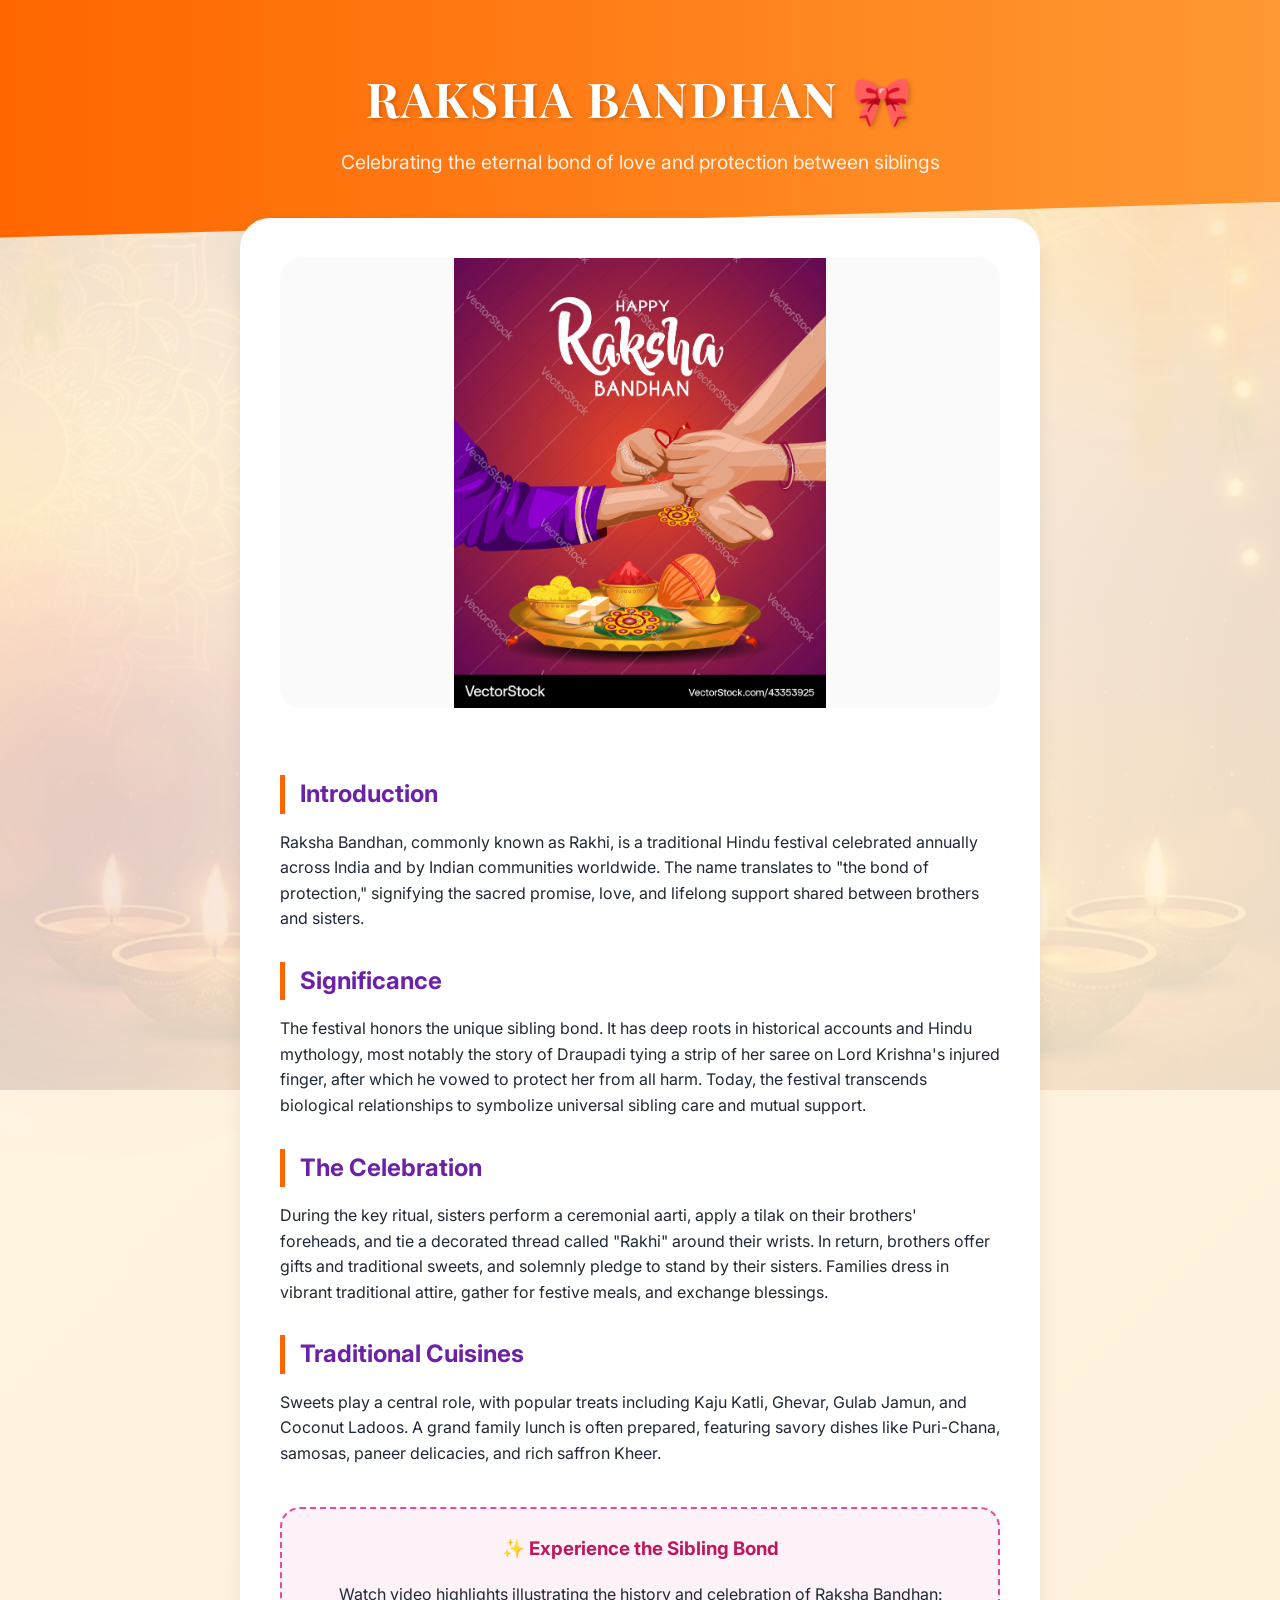
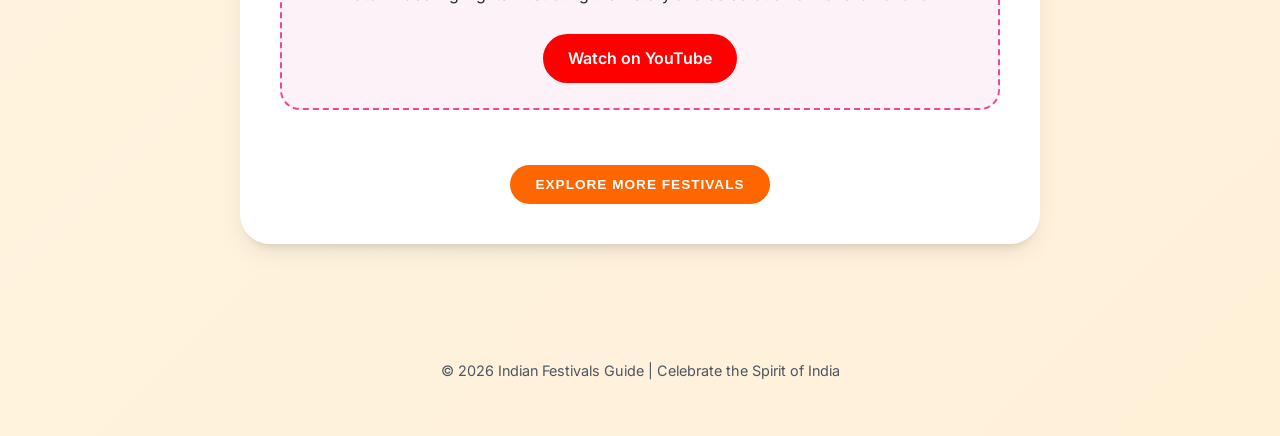
<file: src/main/webapp/rakshabandhan.html>
<!DOCTYPE html>
<html lang="en">
<head>
    <meta charset="UTF-8">
    <meta name="viewport" content="width=device-width, initial-scale=1.0">
    <title>Raksha Bandhan | The Bond of Protection</title>
    <link rel="stylesheet" href="style.css">
</head>
<body>

<header>
    <h1>RAKSHA BANDHAN 🎀</h1>
    <p>Celebrating the eternal bond of love and protection between siblings</p>
</header>

<main class="festival-content">
    <img src="raksha bandhan.avif" alt="Raksha Bandhan Celebrations" class="festival-hero-img">

    <section>
        <h2 class="section-title">Introduction</h2>
        <p>Raksha Bandhan, commonly known as Rakhi, is a traditional Hindu festival celebrated annually across India and by Indian communities worldwide. The name translates to "the bond of protection," signifying the sacred promise, love, and lifelong support shared between brothers and sisters.</p>

        <h2 class="section-title">Significance</h2>
        <p>The festival honors the unique sibling bond. It has deep roots in historical accounts and Hindu mythology, most notably the story of Draupadi tying a strip of her saree on Lord Krishna's injured finger, after which he vowed to protect her from all harm. Today, the festival transcends biological relationships to symbolize universal sibling care and mutual support.</p>

        <h2 class="section-title">The Celebration</h2>
        <p>During the key ritual, sisters perform a ceremonial aarti, apply a tilak on their brothers' foreheads, and tie a decorated thread called "Rakhi" around their wrists. In return, brothers offer gifts and traditional sweets, and solemnly pledge to stand by their sisters. Families dress in vibrant traditional attire, gather for festive meals, and exchange blessings.</p>

        <h2 class="section-title">Traditional Cuisines</h2>
        <p>Sweets play a central role, with popular treats including Kaju Katli, Ghevar, Gulab Jamun, and Coconut Ladoos. A grand family lunch is often prepared, featuring savory dishes like Puri-Chana, samosas, paneer delicacies, and rich saffron Kheer.</p>
    </section>

    <div class="video-section">
        <h3>✨ Experience the Sibling Bond</h3>
        <p>Watch video highlights illustrating the history and celebration of Raksha Bandhan:</p>
        <a href="https://www.youtube.com/watch?v=Apy9XJcZ-b4" target="_blank" class="yt-link">
             Watch on YouTube
        </a>
    </div>

    <div style="text-align: center; margin-top: 40px;">
        <a href="INDEX.HTML"><button style="width: auto;">Explore More Festivals</button></a>
    </div>
</main>

<footer>
    <p>© 2026 Indian Festivals Guide | Celebrate the Spirit of India</p>
</footer>

</body>
</html>
</file>
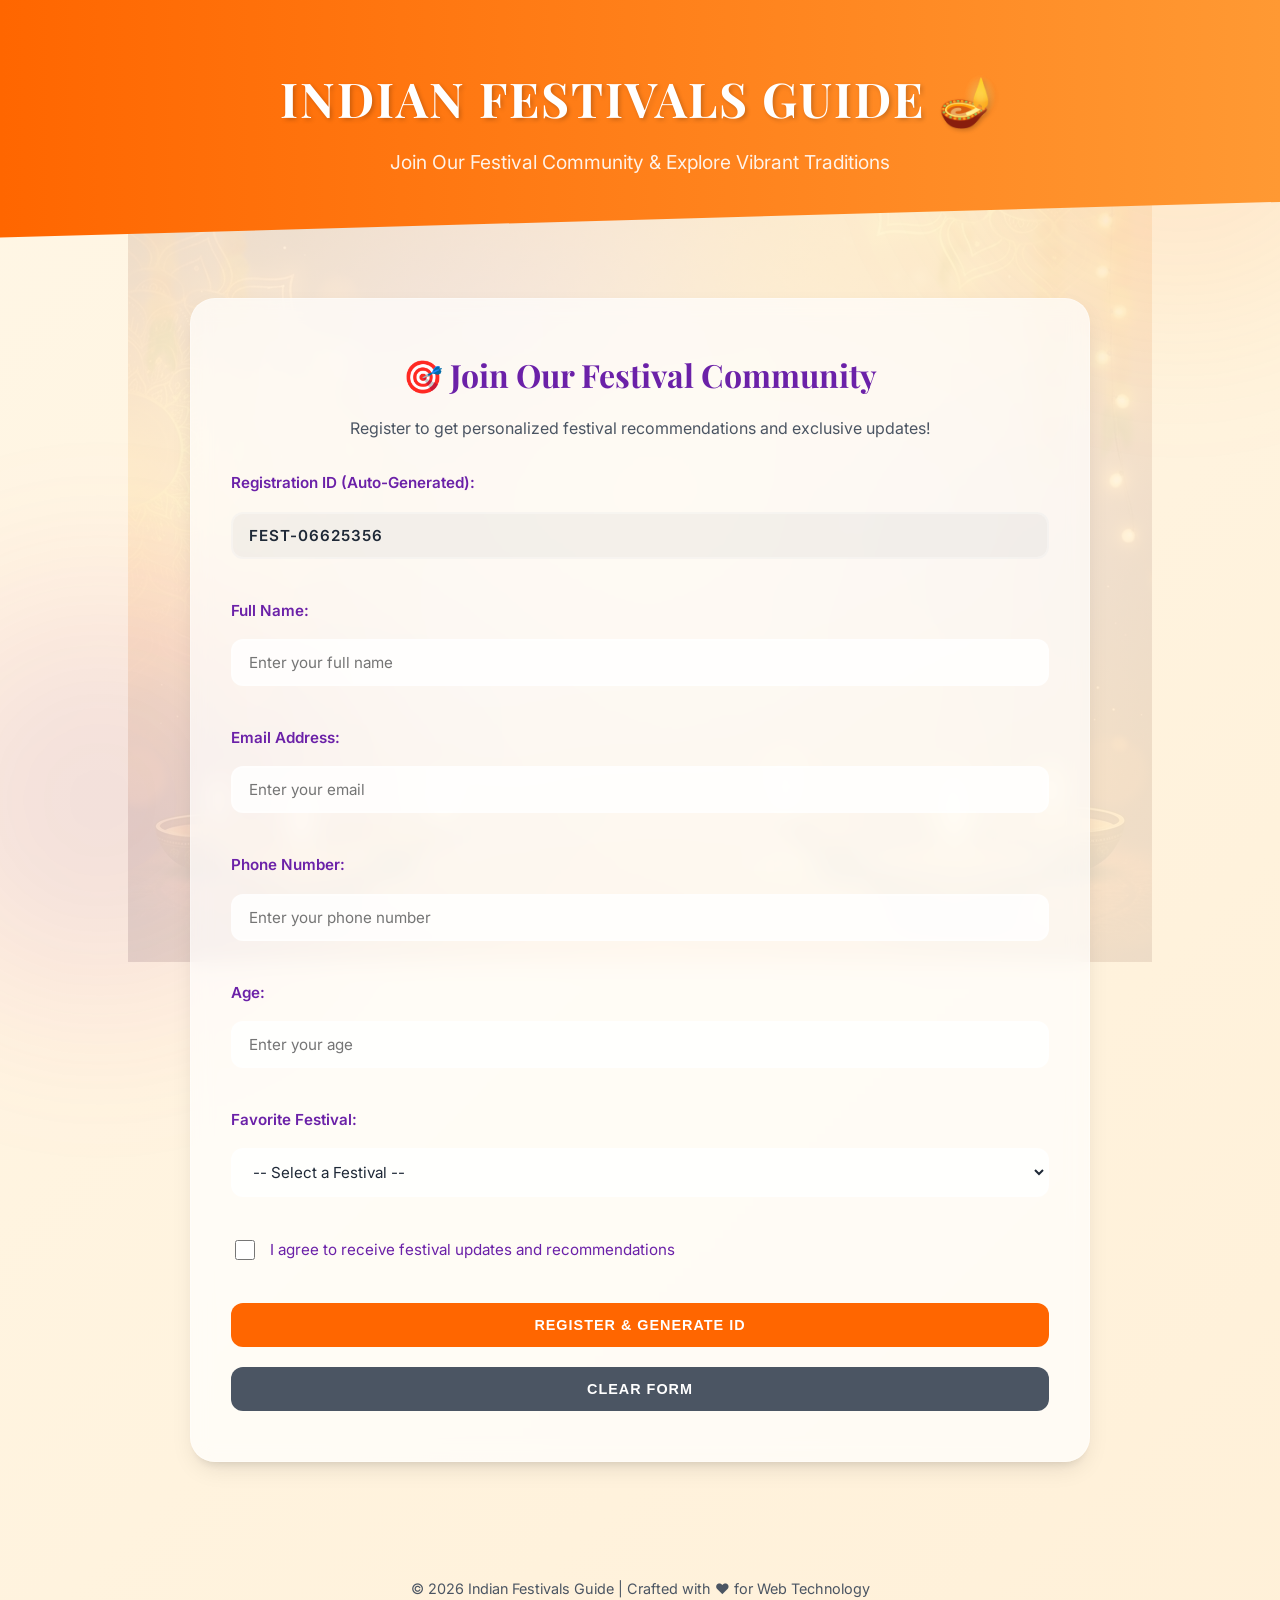
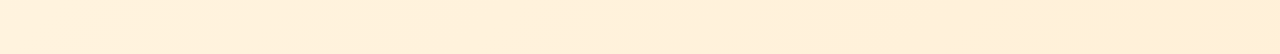
<file: src/main/webapp/registration.html>
<!DOCTYPE html>
<html lang="en">

<head>
    <meta charset="UTF-8">
    <meta name="viewport" content="width=device-width, initial-scale=1.0">
    <title>Festival Community Registration | Indian Festivals Guide</title>
    <link rel="stylesheet" href="style.css">
</head>

<body class="registration-page-body">

    <header>
        <h1>Indian Festivals Guide 🪔</h1>
        <p>Join Our Festival Community & Explore Vibrant Traditions</p>
    </header>

    <main>
        <section id="registration-section" class="registration-section">
            <h2>🎯 Join Our Festival Community</h2>
            <p>Register to get personalized festival recommendations and exclusive updates!</p>
            
            <form id="registration-form" class="registration-form">
                <div class="form-group">
                    <label for="reg-id">Registration ID (Auto-Generated):</label>
                    <input type="text" id="reg-id" name="reg-id" readonly class="readonly-input">
                </div>

                <div class="form-group">
                    <label for="full-name">Full Name:</label>
                    <input type="text" id="full-name" name="full-name" placeholder="Enter your full name" required>
                    <span class="error-msg" id="name-error"></span>
                </div>

                <div class="form-group">
                    <label for="email">Email Address:</label>
                    <input type="email" id="email" name="email" placeholder="Enter your email" required>
                    <span class="error-msg" id="email-error"></span>
                </div>

                <div class="form-group">
                    <label for="phone">Phone Number:</label>
                    <input type="tel" id="phone" name="phone" placeholder="Enter your phone number" required>
                    <span class="error-msg" id="phone-error"></span>
                </div>

                <div class="form-group">
                    <label for="age">Age:</label>
                    <input type="number" id="age" name="age" placeholder="Enter your age" min="1" max="150" required>
                    <span class="error-msg" id="age-error"></span>
                </div>

                <div class="form-group">
                    <label for="favorite-festival">Favorite Festival:</label>
                    <select id="favorite-festival" name="favorite-festival" required>
                        <option value="">-- Select a Festival --</option>
                        <option value="diwali">Diwali</option>
                        <option value="holi">Holi</option>
                        <option value="navratri">Navratri</option>
                        <option value="eid">Eid</option>
                        <option value="christmas">Christmas</option>
                        <option value="pongal">Pongal</option>
                        <option value="onam">Onam</option>
                        <option value="raksha-bandhan">Raksha Bandhan</option>
                    </select>
                    <span class="error-msg" id="festival-error"></span>
                </div>

                <div class="form-group checkbox">
                    <input type="checkbox" id="agree-terms" name="agree-terms" required>
                    <label for="agree-terms">I agree to receive festival updates and recommendations</label>
                    <span class="error-msg" id="terms-error"></span>
                </div>

                <button type="submit" class="btn btn-submit">Register & Generate ID</button>
                <button type="reset" class="btn btn-reset">Clear Form</button>
            </form>

            <div id="success-message" class="success-message" style="display: none;">
                <div style="margin-bottom: 15px;">
                    ✅ Registration successful! Your data has been saved.
                </div>
                <div style="font-size: 0.9rem; color: inherit; margin-bottom: 15px;">
                    Your Registration ID: <strong id="display-reg-id"></strong>
                </div>
                <a href="INDEX.HTML" class="btn btn-home" style="display: inline-block; text-decoration: none; margin-top: 10px;">
                    Visit Home Page & Explore Festivals →
                </a>
            </div>
        </section>

    </main>

    <footer>
        <p>© 2026 Indian Festivals Guide | Crafted with ❤️ for Web Technology</p>
    </footer>
    <script src="registration-script.js" defer></script>
</body>

</html>
</file>
<file: src/main/webapp/style.css>
@import url('https://fonts.googleapis.com/css2?family=Inter:wght@300;400;600&family=Playfair+Display:wght@700&display=swap');

:root {
    --primary: #ff6600;
    --primary-dark: #cc5500;
    --secondary: #6B21A8;
    --accent: #F59E0B;
    --bg-gradient: linear-gradient(135deg, #FFF5E1 0%, #FFEFD5 100%);
    --card-bg: rgba(255, 255, 255, 0.8);
    --text-main: #1F2937;
    --text-muted: #4B5563;
    --shadow: 0 10px 25px -5px rgba(0, 0, 0, 0.1), 0 8px 10px -6px rgba(0, 0, 0, 0.1);
    --glass: rgba(255, 255, 255, 0.7);
    --glass-border: rgba(255, 255, 255, 0.3);
}
* {
    box-sizing: border-box;
    transition: all 0.3s ease;
}
body {
    font-family: 'Inter', sans-serif;
    background: 
        linear-gradient(135deg, rgba(255, 245, 225, 0.85) 0%, rgba(255, 239, 213, 0.92) 100%),
        url('festive_bg.png') no-repeat center center fixed;
    background-size: cover;
    color: var(--text-main);
    margin: 0;
    padding: 0;
    line-height: 1.6;
    min-height: 100vh;
    position: relative;
    overflow-x: hidden;
}
body::before {
    content: '';
    position: fixed;
    top: -200px;
    right: -200px;
    width: 600px;
    height: 600px;
    background: radial-gradient(circle, rgba(255, 102, 0, 0.12) 0%, rgba(245, 158, 11, 0.05) 50%, transparent 70%);
    filter: blur(60px);
    pointer-events: none;
    z-index: -1;
}
body::after {
    content: '';
    position: fixed;
    bottom: -200px;
    left: -200px;
    width: 600px;
    height: 600px;
    background: radial-gradient(circle, rgba(107, 33, 168, 0.12) 0%, rgba(236, 72, 153, 0.05) 50%, transparent 70%);
    filter: blur(60px);
    pointer-events: none;
    z-index: -1;
}
header {
    background: linear-gradient(to right, #ff6600, #ff9933);
    color: white;
    text-align: center;
    padding: 60px 20px;
    box-shadow: var(--shadow);
    clip-path: polygon(0 0, 100% 0, 100% 85%, 0 100%);
    margin-bottom: 40px;
    position: relative;
}
header .header-link:nth-of-type(1) {
    left: 20px;
}

header .header-link:nth-of-type(2) {
    left: 250px;
}
header .header-link:hover {
    background: rgba(0, 0, 0, 0.4);
    transform: translateX(-5px);
}
header h1 {
    font-family: 'Playfair Display', serif;
    font-size: 3rem;
    margin: 0;
    text-transform: uppercase;
    letter-spacing: 2px;
    text-shadow: 2px 2px 4px rgba(0,0,0,0.2);
}
header p {
    font-size: 1.2rem;
    opacity: 0.9;
    max-width: 600px;
    margin: 10px auto 0;
}
.main-title {
    text-align: center;
    font-family: 'Playfair Display', serif;
    font-size: 2.5rem;
    color: var(--secondary);
    margin: 40px 0;
    position: relative;
}
.main-title::after {
    content: '';
    display: block;
    width: 60px;
    height: 4px;
    background: var(--accent);
    margin: 10px auto;
    border-radius: 2px;
}
.container {
    width: 90%;
    max-width: 1200px;
    margin: auto;
    padding: 20px;
    display: grid;
    grid-template-columns: repeat(auto-fit, minmax(300px, 1fr));
    gap: 30px;
}
.card {
    background: var(--glass);
    backdrop-filter: blur(10px);
    -webkit-backdrop-filter: blur(10px);
    border: 1px solid var(--glass-border);
    padding: 25px;
    border-radius: 20px;
    text-align: center;
    box-shadow: var(--shadow);
    display: flex;
    flex-direction: column;
    justify-content: space-between;
}
.card:hover {
    transform: translateY(-10px);
    box-shadow: 0 20px 30px -10px rgba(0, 0, 0, 0.2);
}

.card h2 {
    font-family: 'Playfair Display', serif;
    margin-top: 0;
    color: var(--secondary);
}

.card img {
    width: 100%;
    height: 200px;
    object-fit: contain;
    background: rgba(0, 0, 0, 0.02);
    border-radius: 15px;
    margin-bottom: 20px;
}
.card p {
    color: var(--text-muted);
    font-size: 0.95rem;
}
button {
    padding: 12px 25px;
    background: var(--primary);
    color: white;
    border: none;
    border-radius: 50px;
    cursor: pointer;
    font-weight: 600;
    text-transform: uppercase;
    font-size: 0.85rem;
    letter-spacing: 1px;
    width: 100%;
    margin-top: 15px;
}
button:hover {
    background: var(--primary-dark);
    box-shadow: 0 5px 15px rgba(255, 102, 0, 0.4);
}
.festival-content {
    max-width: 800px;
    margin: -60px auto 60px;
    background: white;
    padding: 40px;
    border-radius: 30px;
    box-shadow: var(--shadow);
    position: relative;
    z-index: 2;
}
.festival-hero-img {
    width: 100%;
    height: auto;
    max-height: 450px;
    object-fit: contain;
    background: rgba(0, 0, 0, 0.02);
    border-radius: 20px;
    margin-bottom: 30px;
}
.section-title {
    color: var(--secondary);
    border-left: 5px solid var(--primary);
    padding-left: 15px;
    margin: 30px 0 15px;
}
.video-section {
    background: #fdf2f8;
    padding: 25px;
    border-radius: 20px;
    margin-top: 40px;
    text-align: center;
    border: 2px dashed #ec4899;
}
.video-section h3 {
    color: #be185d;
    margin-top: 0;
}
.yt-link {
    display: inline-flex;
    align-items: center;
    gap: 10px;
    background: #ff0000;
    color: white;
    padding: 12px 25px;
    border-radius: 50px;
    text-decoration: none;
    font-weight: 600;
    margin-top: 10px;
}
.yt-link:hover {
    background: #cc0000;
    transform: scale(1.05);
}
footer {
    text-align: center;
    padding: 40px;
    color: var(--text-muted);
    font-size: 0.9rem;
}
@media (max-width: 768px) {
    header h1 {
        font-size: 2rem;
    }
    .container {
        grid-template-columns: 1fr;
    }
    .festival-content {
        margin: -30px 20px 40px;
        padding: 25px;
    }
    .festival-hero-img {
        height: 250px;
    }
    
    header .header-link {
        position: static;
        display: inline-block;
        margin-bottom: 15px;
    }
}

.registration-page-body {
    background: 
        linear-gradient(135deg, rgba(255, 245, 225, 0.85) 0%, rgba(255, 239, 213, 0.92) 100%),
        url('festive_bg.png') no-repeat center center fixed;
}
.welcome-banner {
    display: none; 
    justify-content: space-between;
    align-items: center;
    max-width: 1200px;
    margin: 20px auto;
    padding: 15px 30px;
    background: var(--glass);
    backdrop-filter: blur(10px);
    -webkit-backdrop-filter: blur(10px);
    border: 1px solid var(--glass-border);
    border-radius: 15px;
    box-shadow: var(--shadow);
    color: var(--secondary);
    font-weight: 600;
}
.welcome-banner button {
    width: auto;
    margin-top: 0;
    padding: 8px 16px;
    font-size: 0.75rem;
}

.slider-section {
    max-width: 1200px;
    margin: 0 auto 40px;
    padding: 0 20px;
}
.slider-container {
    position: relative;
    width: 100%;
    height: 400px;
    background: var(--glass);
    backdrop-filter: blur(15px);
    -webkit-backdrop-filter: blur(15px);
    border: 1px solid var(--glass-border);
    border-radius: 25px;
    overflow: hidden;
    box-shadow: var(--shadow);
}
.slider-wrapper {
    position: relative;
    width: 100%;
    height: 100%;
}
.slide {
    position: absolute;
    top: 0;
    left: 0;
    width: 100%;
    height: 100%;
    opacity: 0;
    visibility: hidden;
    transition: opacity 0.8s ease-in-out, visibility 0.8s ease-in-out;
    display: flex;
    align-items: center;
    justify-content: space-between;
}
.slide.active {
    opacity: 1;
    visibility: visible;
    z-index: 2;
}
.slide-content {
    flex: 1;
    padding: 40px 50px;
    z-index: 3;
    max-width: 600px;
}
.slide-content h2 {
    font-family: 'Playfair Display', serif;
    font-size: 2.2rem;
    color: var(--secondary);
    margin-top: 0;
    margin-bottom: 15px;
}
.slide-content p {
    color: var(--text-muted);
    font-size: 1.05rem;
    margin-bottom: 25px;
    line-height: 1.6;
}
.slide-content .btn {
    display: inline-block;
    padding: 10px 25px;
    background: var(--primary);
    color: white;
    text-decoration: none;
    border-radius: 50px;
    font-weight: 600;
    text-transform: uppercase;
    font-size: 0.8rem;
    letter-spacing: 1px;
    box-shadow: 0 4px 10px rgba(255, 102, 0, 0.2);
}
.slide-content .btn:hover {
    background: var(--primary-dark);
    box-shadow: 0 5px 15px rgba(255, 102, 0, 0.4);
    transform: translateY(-2px);
}
.slide-image-container {
    flex: 1;
    height: 100%;
    position: relative;
    overflow: hidden;
    display: flex;
    align-items: center;
    justify-content: center;
}
.slide-img {
    width: 100%;
    height: 100%;
    object-fit: cover;
    clip-path: polygon(15% 0, 100% 0, 100% 100%, 0% 100%);
    background: rgba(0,0,0,0.02);
}

.slider-arrow {
    position: absolute;
    top: 50%;
    transform: translateY(-50%);
    width: 50px;
    height: 50px;
    background: rgba(255, 255, 255, 0.8);
    border: 1px solid var(--glass-border);
    border-radius: 50%;
    display: flex;
    align-items: center;
    justify-content: center;
    font-size: 1.5rem;
    color: var(--primary);
    cursor: pointer;
    z-index: 10;
    box-shadow: 0 4px 10px rgba(0,0,0,0.1);
}
.slider-arrow:hover {
    background: var(--primary);
    color: white;
    box-shadow: 0 5px 15px rgba(255, 102, 0, 0.4);
}
.slider-arrow.prev {
    left: 20px;
}
.slider-arrow.next {
    right: 20px;
}
.slider-dots {
    position: absolute;
    bottom: 20px;
    left: 50%;
    transform: translateX(-50%);
    display: flex;
    gap: 10px;
    z-index: 10;
}
.slider-dot {
    width: 12px;
    height: 12px;
    border-radius: 50%;
    background: rgba(107, 33, 168, 0.2);
    cursor: pointer;
}
.slider-dot.active {
    background: var(--primary);
    transform: scale(1.2);
}

.filter-section {
    text-align: center;
    margin: 40px auto 10px;
    max-width: 1200px;
    padding: 0 20px;
}
.filter-tabs {
    display: flex;
    justify-content: center;
    flex-wrap: wrap;
    gap: 12px;
    margin-bottom: 20px;
}
.filter-tab {
    padding: 10px 20px;
    background: var(--card-bg);
    border: 1px solid var(--glass-border);
    border-radius: 30px;
    color: var(--text-muted);
    font-weight: 600;
    cursor: pointer;
    font-size: 0.9rem;
    box-shadow: var(--shadow);
}
.filter-tab.active {
    background: var(--secondary);
    color: white;
    border-color: var(--secondary);
}
.filter-tab:hover:not(.active) {
    background: var(--primary);
    color: white;
    transform: translateY(-2px);
}

.interactive-zone {
    max-width: 1200px;
    margin: 60px auto;
    padding: 0 20px;
    display: grid;
    grid-template-columns: 1fr 1fr;
    gap: 40px;
}
.interactive-card {
    background: var(--glass);
    backdrop-filter: blur(10px);
    -webkit-backdrop-filter: blur(10px);
    border: 1px solid var(--glass-border);
    border-radius: 25px;
    padding: 40px;
    box-shadow: var(--shadow);
    display: flex;
    flex-direction: column;
}
.interactive-card h2 {
    font-family: 'Playfair Display', serif;
    color: var(--secondary);
    margin-top: 0;
    margin-bottom: 10px;
}
.interactive-card > p {
    color: var(--text-muted);
    font-size: 0.95rem;
    margin-bottom: 30px;
}

.form-group {
    margin-bottom: 20px;
    position: relative;
}
.form-group label {
    display: block;
    font-size: 0.85rem;
    font-weight: 600;
    color: var(--secondary);
    margin-bottom: 8px;
}
.form-group input, 
.form-group select, 
.form-group textarea {
    width: 100%;
    padding: 12px 16px;
    border: 1px solid var(--glass-border);
    border-radius: 12px;
    background: rgba(255, 255, 255, 0.6);
    color: var(--text-main);
    font-family: inherit;
    font-size: 0.95rem;
    outline: none;
}
.form-group input:focus, 
.form-group select:focus, 
.form-group textarea:focus {
    border-color: var(--primary);
    background: white;
    box-shadow: 0 0 0 3px rgba(255, 102, 0, 0.15);
}
.form-group input.invalid, 
.form-group select.invalid, 
.form-group textarea.invalid {
    border-color: #ef4444;
    box-shadow: 0 0 0 3px rgba(239, 68, 68, 0.15);
}
.error-msg {
    color: #ef4444;
    font-size: 0.8rem;
    margin-top: 5px;
    display: none;
    font-weight: 500;
}
.checkbox-group {
    display: flex;
    align-items: center;
    gap: 10px;
    margin-top: 10px;
}
.checkbox-group input {
    width: auto;
    cursor: pointer;
}
.checkbox-group label {
    margin-bottom: 0;
    cursor: pointer;
}

.char-counter-container {
    display: flex;
    justify-content: space-between;
    font-size: 0.8rem;
    color: var(--text-muted);
    margin-top: 5px;
}
.story-wall-container {
    margin-top: 30px;
    border-top: 1px solid var(--glass-border);
    padding-top: 25px;
    flex: 1;
    overflow-y: auto;
    max-height: 400px;
}
.story-wall-container h3 {
    font-family: 'Playfair Display', serif;
    color: var(--secondary);
    margin-top: 0;
    margin-bottom: 15px;
    font-size: 1.3rem;
}
.story-wall {
    display: flex;
    flex-direction: column;
    gap: 15px;
}
.story-item {
    background: rgba(255, 255, 255, 0.5);
    border: 1px solid var(--glass-border);
    border-radius: 15px;
    padding: 15px 20px;
    position: relative;
    box-shadow: 0 2px 8px rgba(0,0,0,0.03);
    animation: fadeIn 0.4s ease-out;
}
.story-item p {
    margin: 0 0 10px;
    font-size: 0.95rem;
    color: var(--text-main);
    word-break: break-word;
}
.story-meta {
    font-size: 0.8rem;
    color: var(--text-muted);
    font-weight: 600;
    display: flex;
    justify-content: space-between;
}
.delete-btn {
    background: transparent;
    border: none;
    color: #ef4444;
    font-size: 0.8rem;
    font-weight: 600;
    cursor: pointer;
    padding: 0;
    margin: 0;
    width: auto;
    text-transform: none;
}
.delete-btn:hover {
    background: transparent;
    color: #b91c1c;
    box-shadow: none;
    text-decoration: underline;
}

.success-message-panel {
    text-align: center;
    padding: 30px 10px;
    animation: scaleUp 0.5s ease-out;
}
.success-message-panel h3 {
    color: var(--primary);
    font-size: 1.5rem;
    margin-bottom: 10px;
}
.success-message-panel .reg-badge {
    display: inline-block;
    padding: 8px 20px;
    background: var(--secondary);
    color: white;
    border-radius: 30px;
    font-size: 1.1rem;
    font-weight: 700;
    letter-spacing: 1px;
    margin: 15px 0;
}

@keyframes fadeIn {
    from { opacity: 0; transform: translateY(10px); }
    to { opacity: 1; transform: translateY(0); }
}
@keyframes scaleUp {
    from { opacity: 0; transform: scale(0.9); }
    to { opacity: 1; transform: scale(1); }
}

@media (max-width: 992px) {
    .interactive-zone {
        grid-template-columns: 1fr;
    }
}
@media (max-width: 768px) {
    .slider-container {
        height: auto;
    }
    .slide {
        flex-direction: column;
        height: auto;
        position: relative;
        opacity: 1;
        visibility: visible;
        display: none;
    }
    .slide.active {
        display: flex;
    }
    .slide-content {
        padding: 30px 20px;
        order: 2;
    }
    .slide-image-container {
        width: 100%;
        height: 200px;
        order: 1;
    }
    .slide-img {
        clip-path: none;
        height: 200px;
    }
    .slider-arrow {
        width: 40px;
        height: 40px;
        font-size: 1.2rem;
    }
    .slider-arrow.prev { left: 10px; }
    .slider-arrow.next { right: 10px; }
}

.registration-section {
    max-width: 900px;
    margin: 60px auto;
    padding: 50px 40px;
    background: var(--glass);
    backdrop-filter: blur(10px);
    -webkit-backdrop-filter: blur(10px);
    border: 1px solid var(--glass-border);
    border-radius: 25px;
    box-shadow: var(--shadow);
}

.registration-section h2 {
    font-family: 'Playfair Display', serif;
    color: var(--secondary);
    text-align: center;
    font-size: 2rem;
    margin-top: 0;
    margin-bottom: 10px;
}

.registration-section > p {
    text-align: center;
    color: var(--text-muted);
    font-size: 1rem;
    margin-bottom: 30px;
}

.registration-form {
    display: flex;
    flex-direction: column;
    gap: 20px;
}

.form-group {
    display: flex;
    flex-direction: column;
    gap: 8px;
}

.form-group label {
    font-weight: 600;
    color: var(--secondary);
    font-size: 0.95rem;
}

.form-group input,
.form-group select {
    padding: 12px 16px;
    border: 2px solid var(--glass-border);
    border-radius: 12px;
    background: rgba(255, 255, 255, 0.8);
    color: var(--text-main);
    font-family: 'Inter', sans-serif;
    font-size: 0.95rem;
    transition: all 0.3s ease;
}

.form-group input:focus,
.form-group select:focus {
    outline: none;
    border-color: var(--primary);
    background: white;
    box-shadow: 0 0 0 3px rgba(255, 102, 0, 0.15);
}

.readonly-input {
    background: rgba(200, 200, 200, 0.2) !important;
    color: var(--text-muted);
    font-weight: 600;
    letter-spacing: 1px;
    cursor: default;
}

.readonly-input:focus {
    border-color: var(--glass-border) !important;
    box-shadow: none !important;
}

.form-group.checkbox {
    flex-direction: row;
    align-items: center;
    gap: 12px;
}

.form-group.checkbox input[type="checkbox"] {
    width: auto;
    cursor: pointer;
    width: 20px;
    height: 20px;
    accent-color: var(--primary);
}

.form-group.checkbox label {
    margin: 0;
    font-weight: 400;
}

.error-msg {
    color: #ef4444;
    font-size: 0.85rem;
    font-weight: 500;
    display: block;
    min-height: 20px;
}

.error-msg:empty {
    display: none;
}

.btn-submit {
    padding: 14px 28px;
    background: var(--primary);
    color: white;
    border: none;
    border-radius: 12px;
    cursor: pointer;
    font-weight: 600;
    text-transform: uppercase;
    font-size: 0.9rem;
    letter-spacing: 1px;
    transition: all 0.3s ease;
}

.btn-submit:hover {
    background: var(--primary-dark);
    box-shadow: 0 5px 15px rgba(255, 102, 0, 0.4);
    transform: translateY(-2px);
}

.btn-reset {
    padding: 14px 28px;
    background: var(--text-muted);
    color: white;
    border: none;
    border-radius: 12px;
    cursor: pointer;
    font-weight: 600;
    text-transform: uppercase;
    font-size: 0.9rem;
    letter-spacing: 1px;
    transition: all 0.3s ease;
}

.btn-reset:hover {
    background: var(--secondary);
    box-shadow: 0 5px 15px rgba(107, 33, 168, 0.4);
    transform: translateY(-2px);
}

.btn-home {
    background: var(--primary) !important;
    color: white !important;
    padding: 12px 24px !important;
    border-radius: 12px !important;
    font-weight: 600 !important;
    text-transform: uppercase !important;
    font-size: 0.85rem !important;
    letter-spacing: 1px !important;
    transition: all 0.3s ease !important;
}

.btn-home:hover {
    background: var(--primary-dark) !important;
    box-shadow: 0 5px 15px rgba(255, 102, 0, 0.4) !important;
    transform: translateY(-2px) !important;
}

.registration-form button {
    width: auto;
    margin: 0;
    display: inline-block;
}

.success-message {
    margin-top: 25px;
    padding: 16px 20px;
    background: rgba(34, 197, 94, 0.15);
    border: 2px solid #22c55e;
    border-radius: 12px;
    color: #166534;
    font-weight: 600;
    text-align: center;
    animation: slideDown 0.4s ease-out;
}
@keyframes slideDown {
    from {
        opacity: 0;
        transform: translateY(-10px);
    }
    to {
        opacity: 1;
        transform: translateY(0);
    }
}
@keyframes fadeIn {
    from {
        opacity: 0;
    }
    to {
        opacity: 1;
    }
}
@media (max-width: 768px) {
    .registration-section {
        margin: 40px 15px;
        padding: 30px 20px;
    }
    .registration-section h2 {
        font-size: 1.5rem;
    }
    .form-group input,
    .form-group select {
        padding: 10px 14px;
        font-size: 16px; 
    }
    .btn-submit,
    .btn-reset {
        width: 100%;
    }
}
</file>
